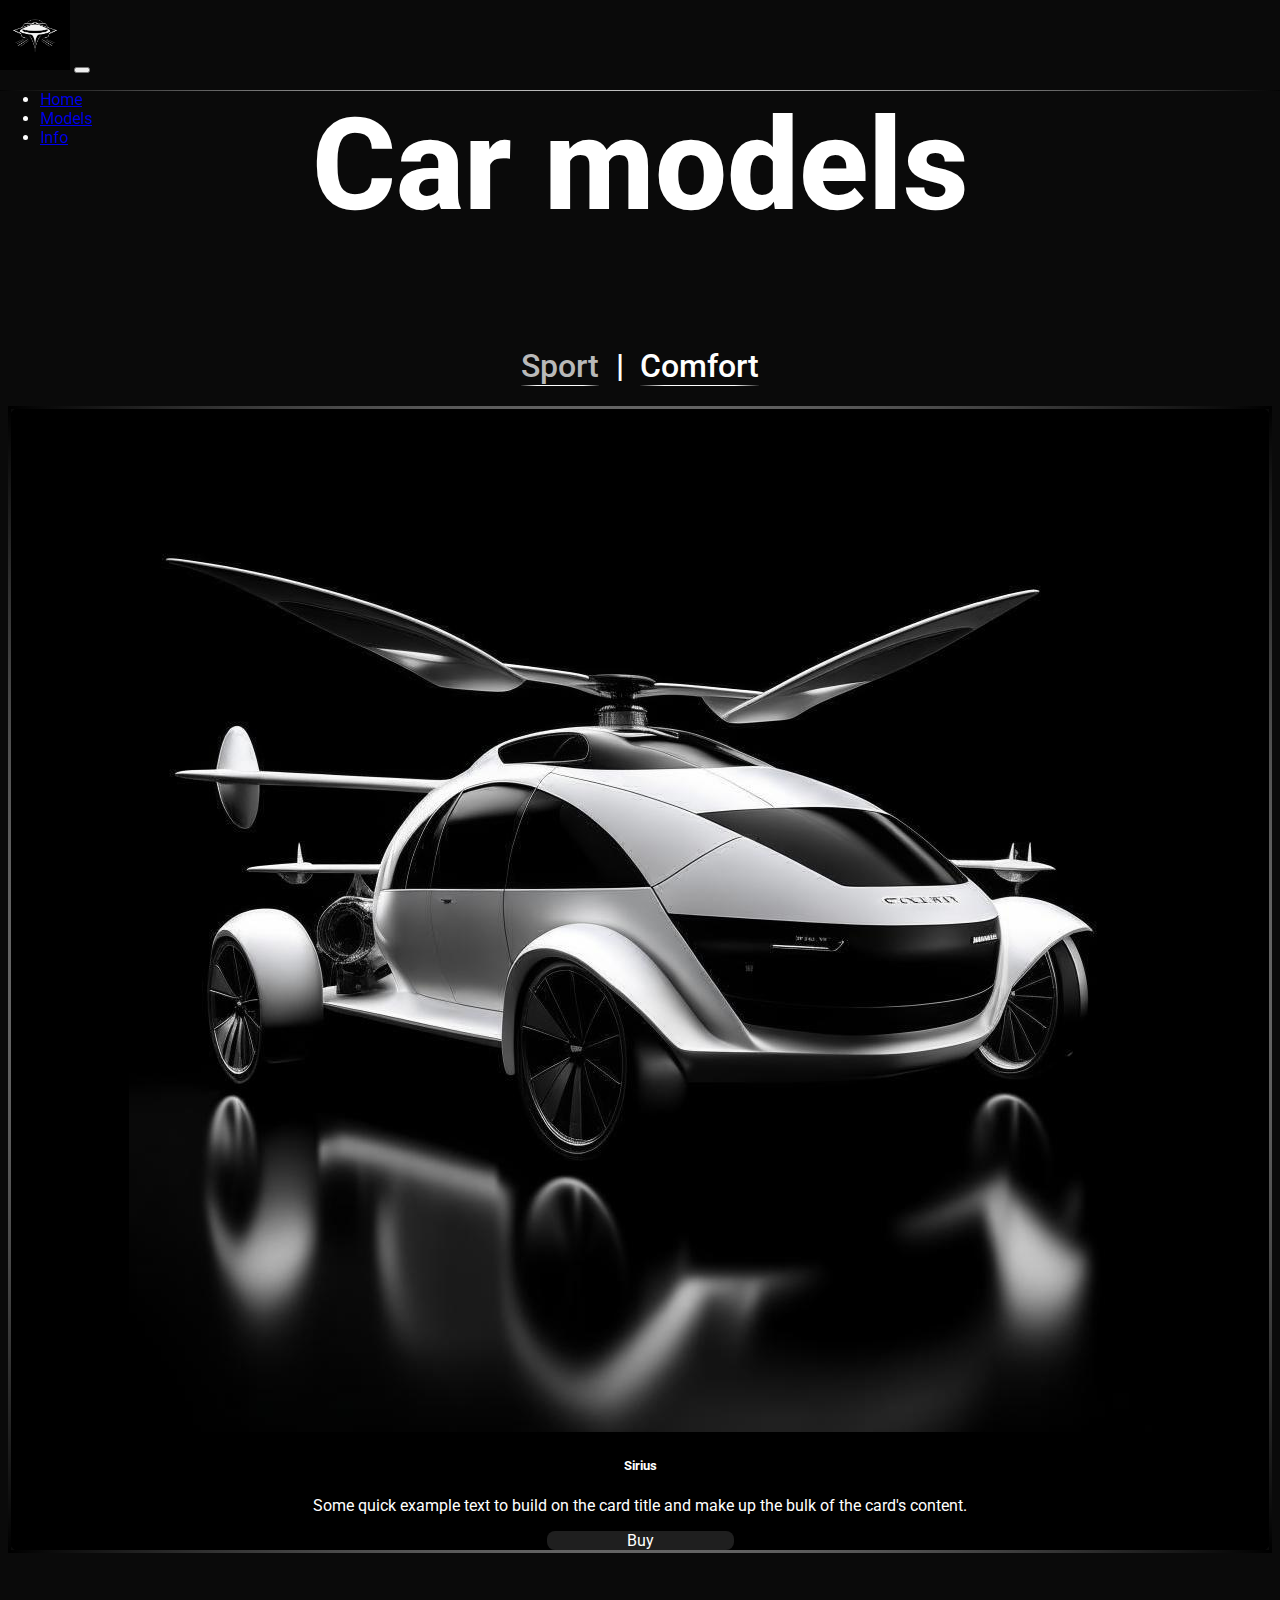
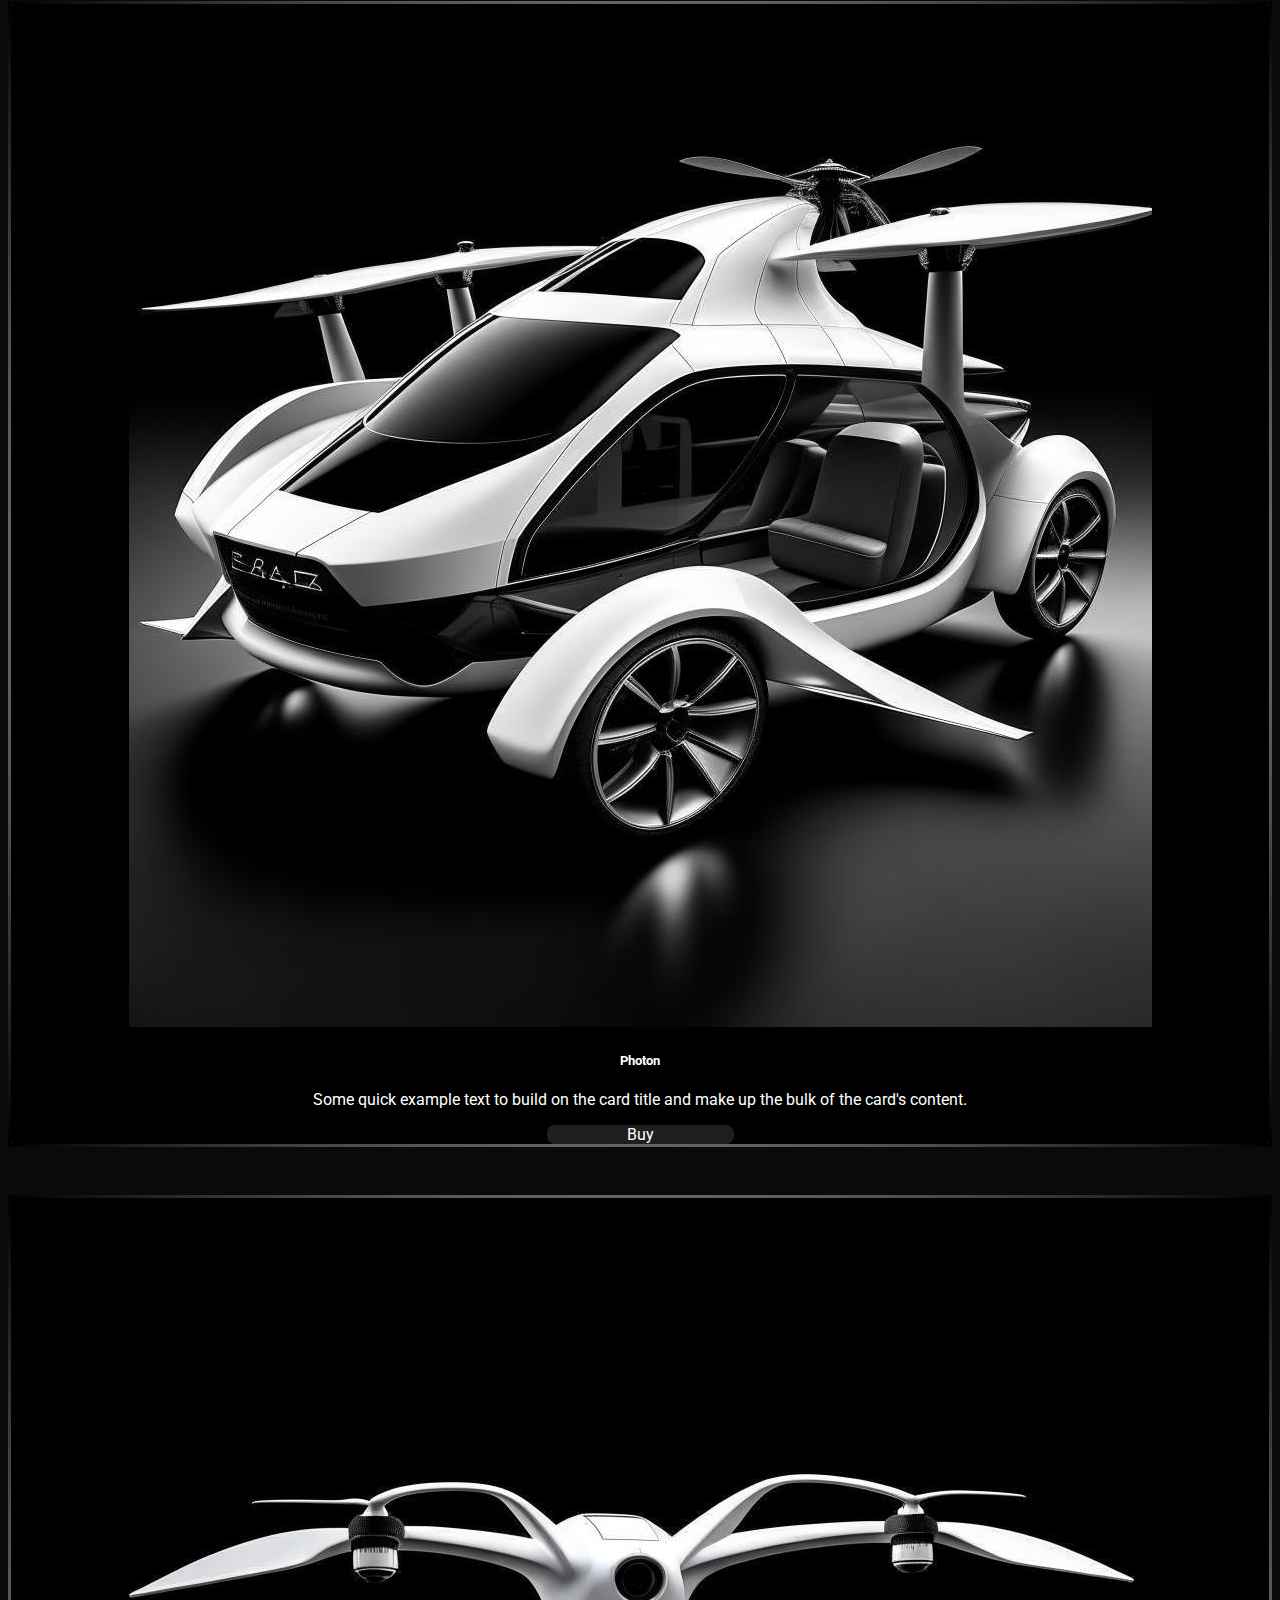
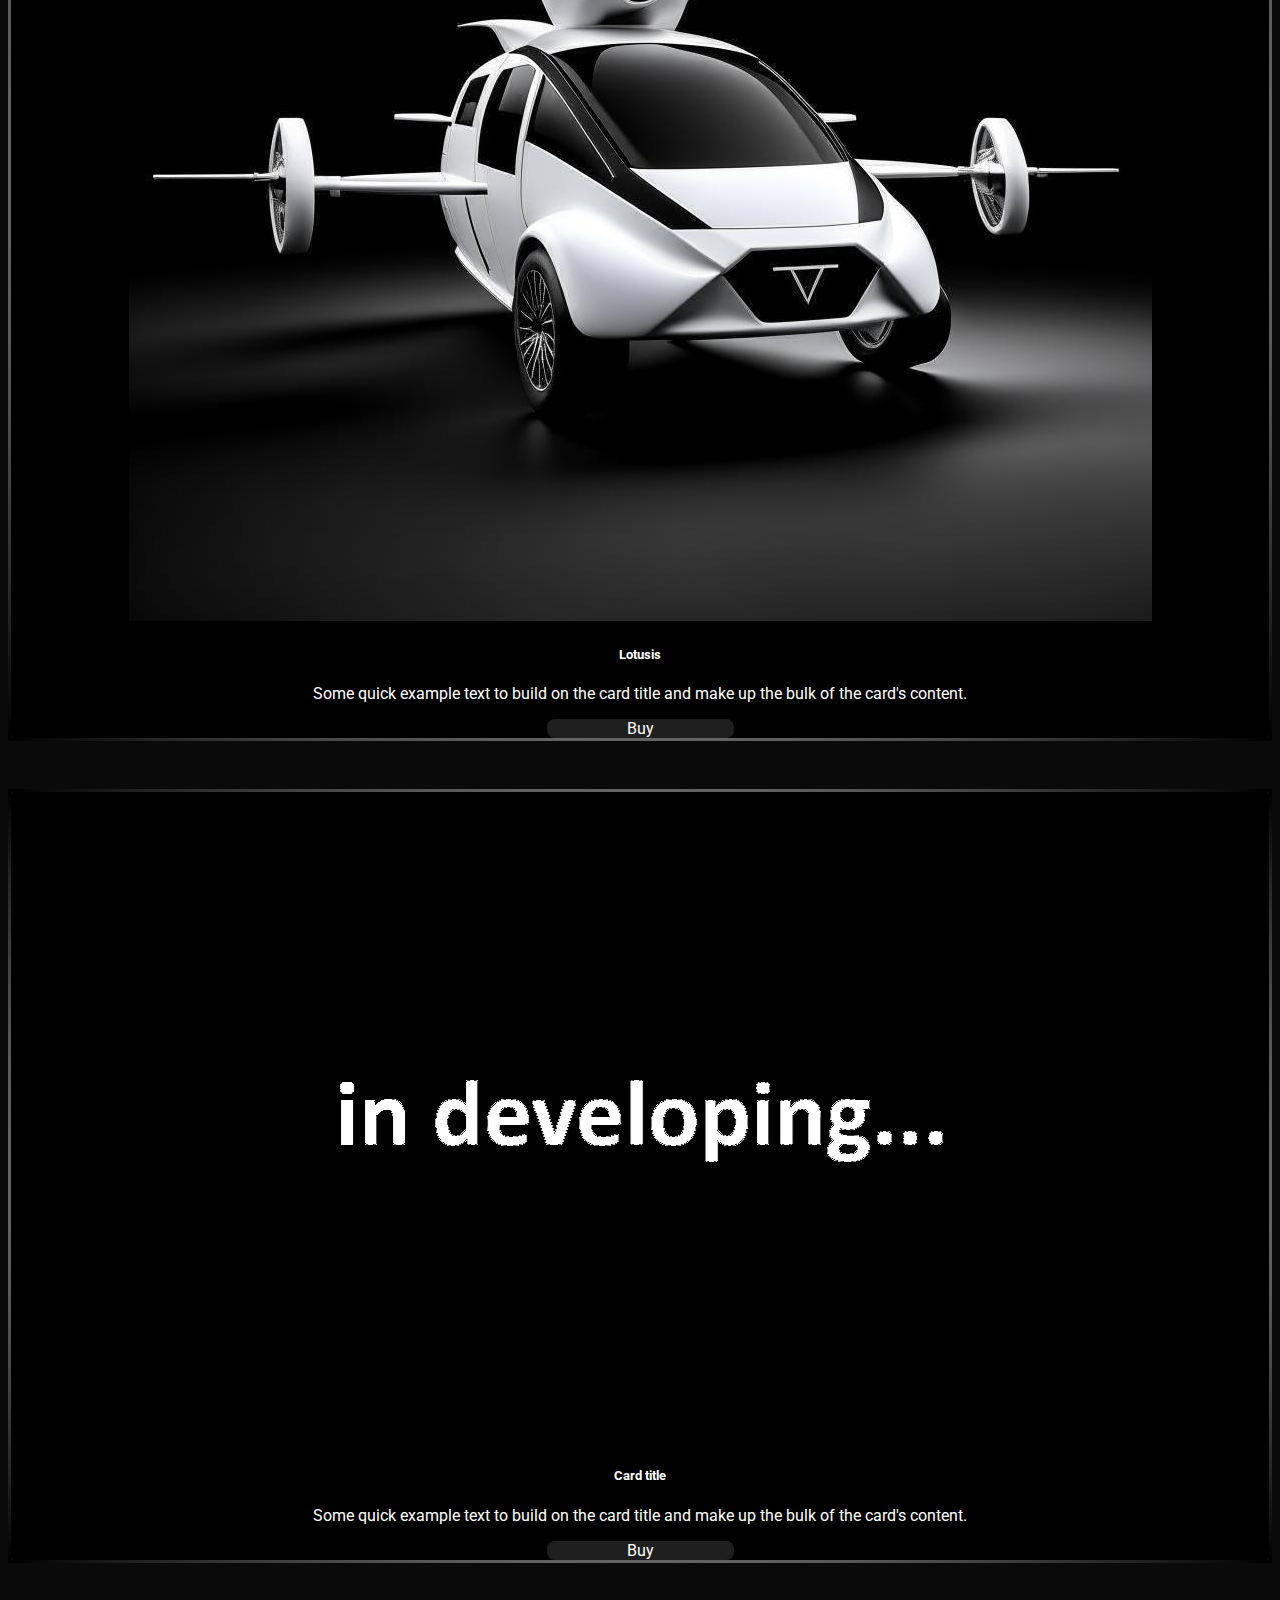
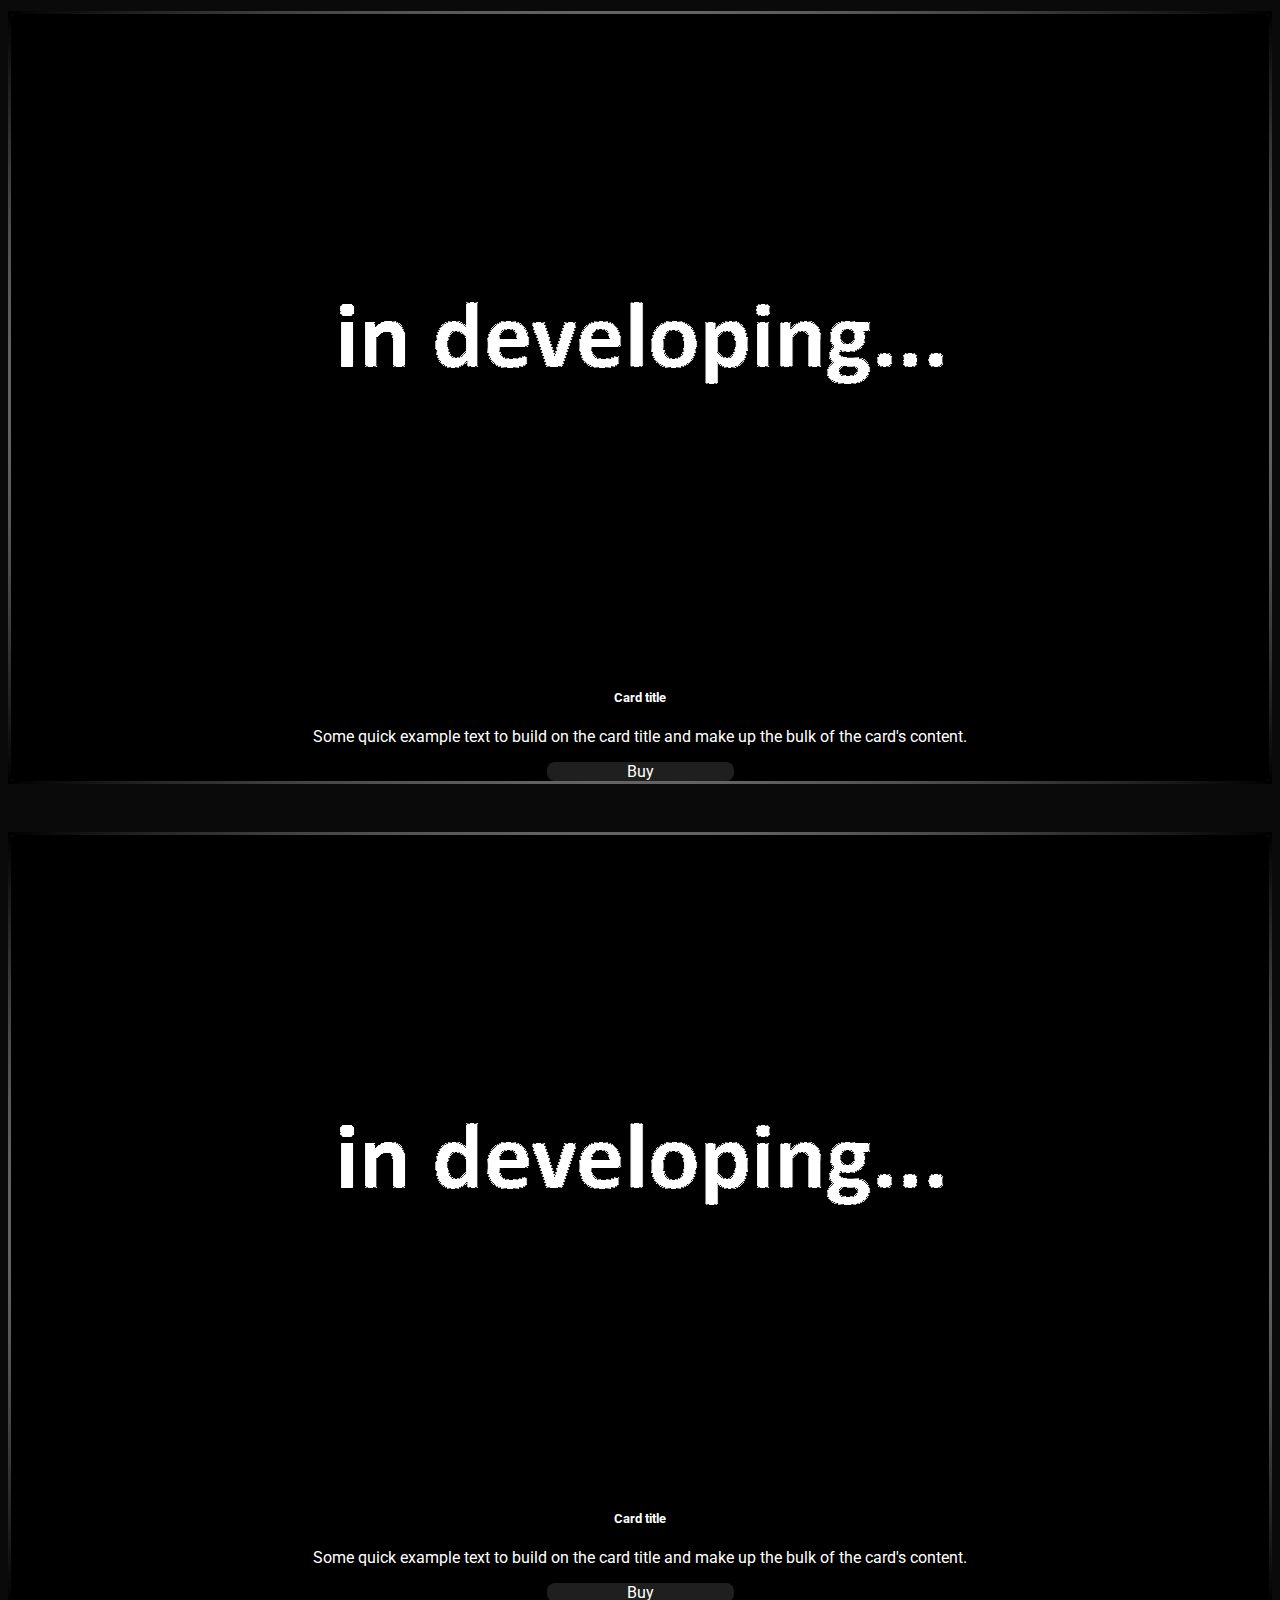
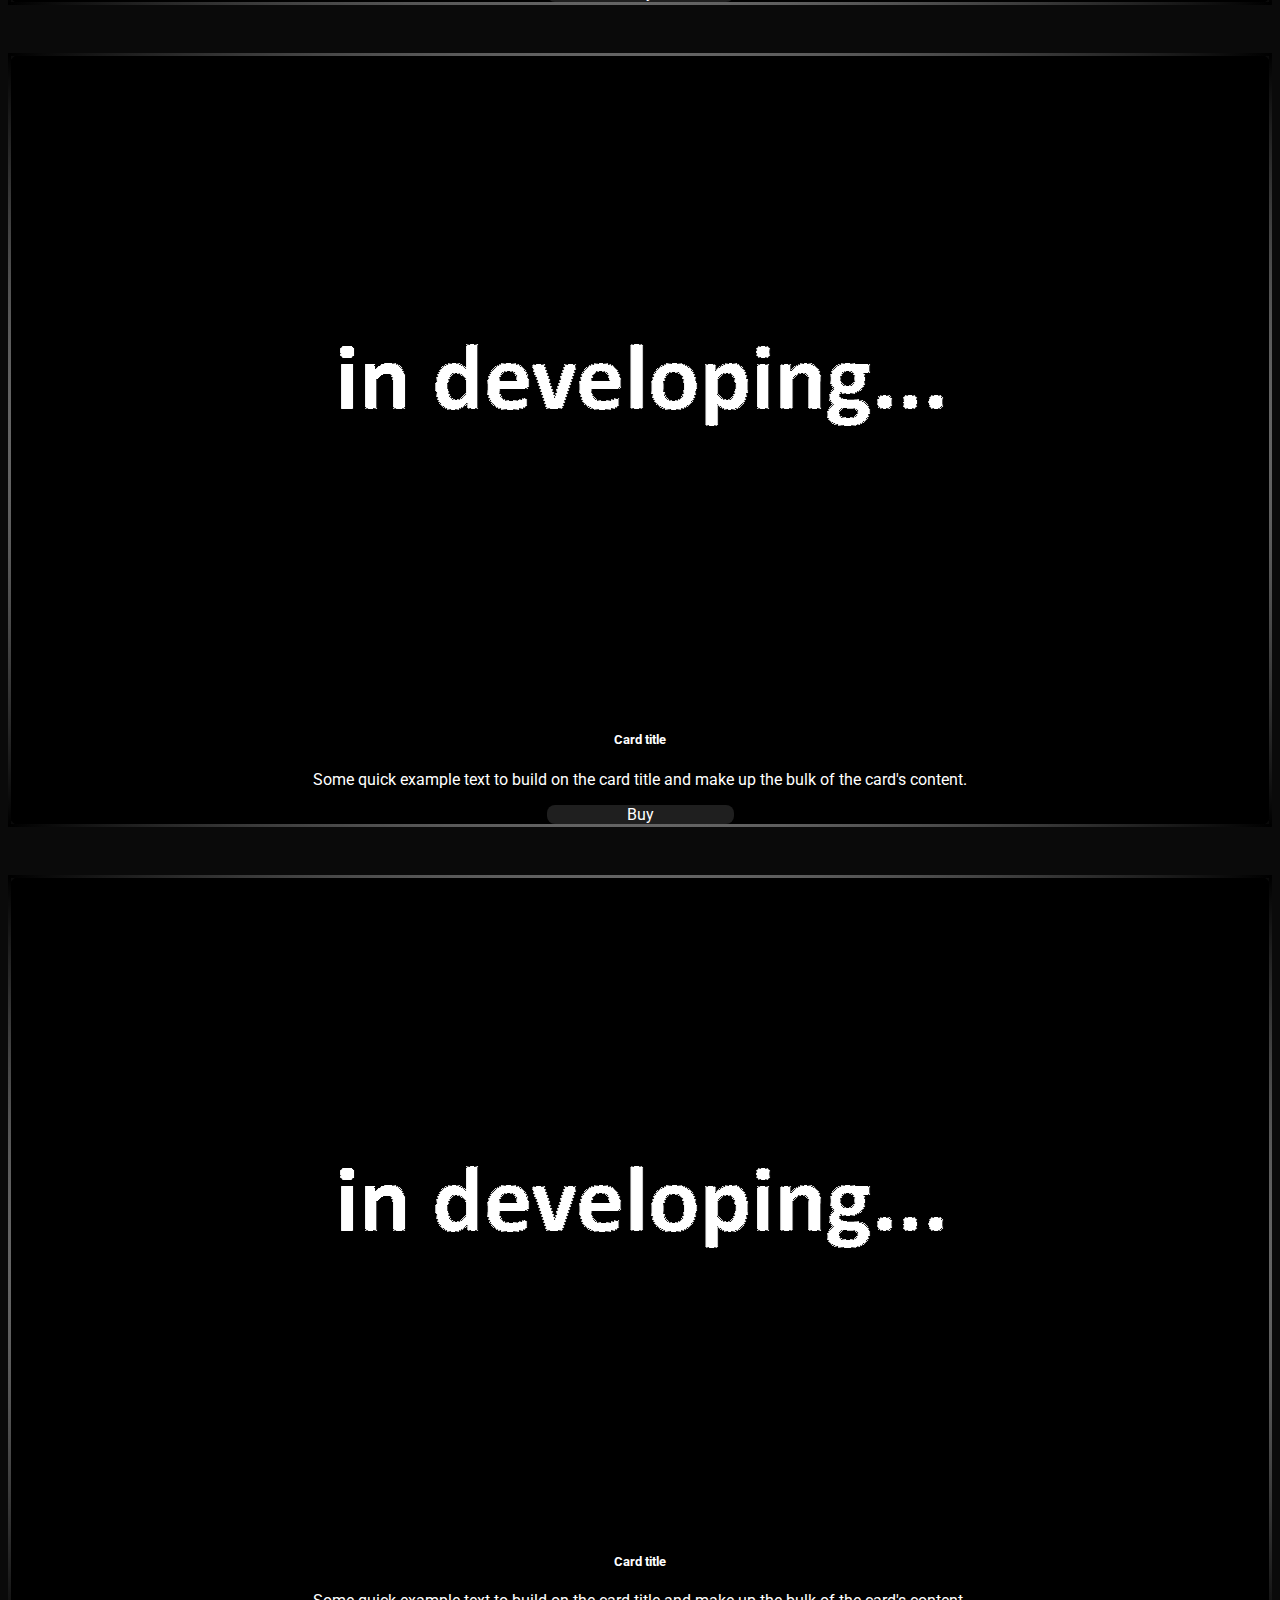
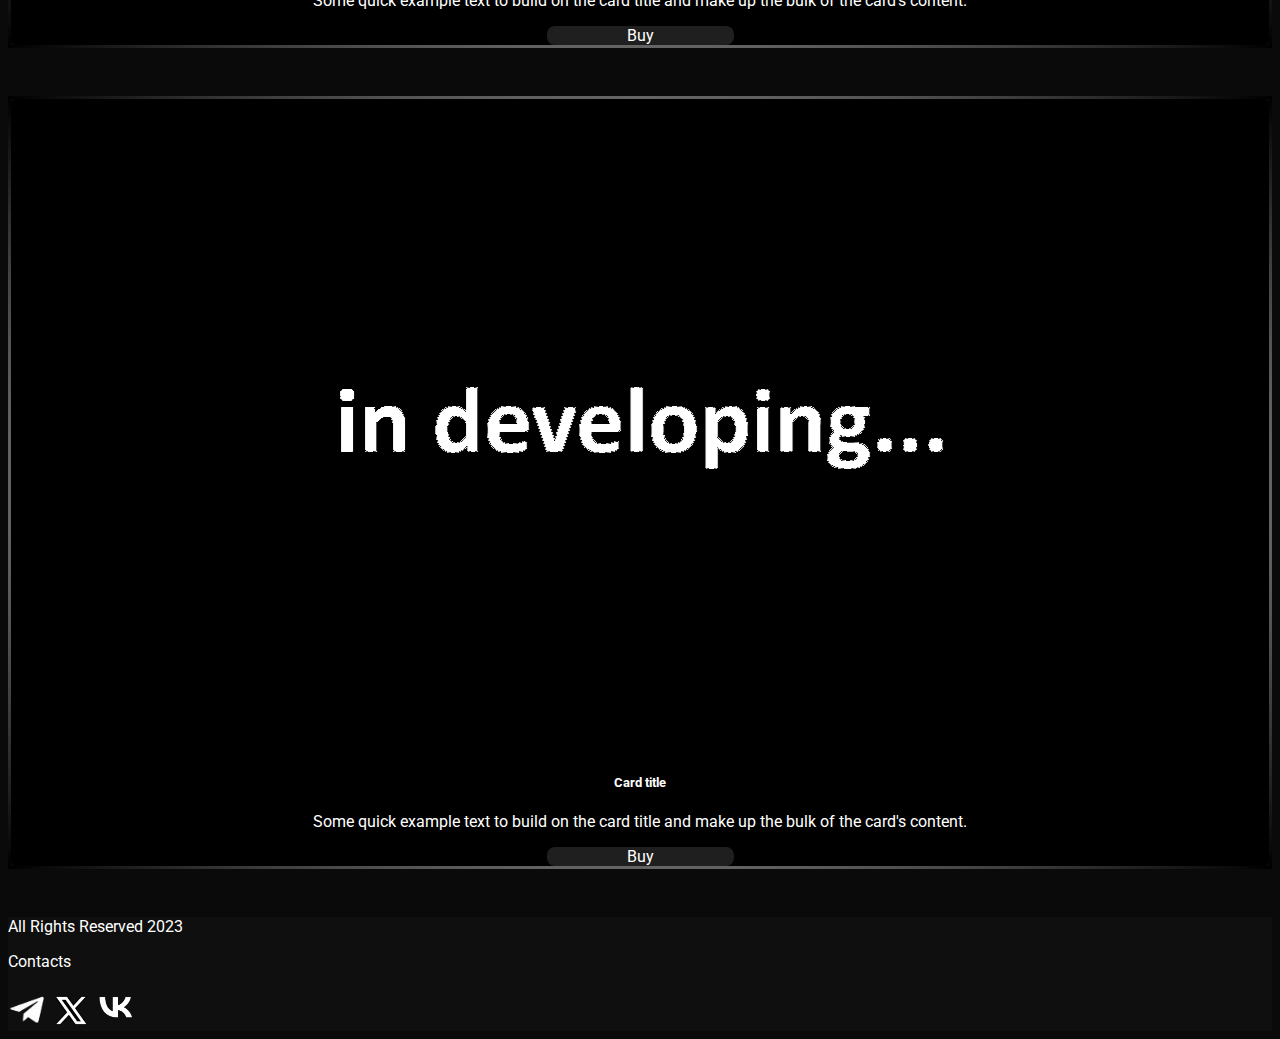
<file: Main_site/comfort.html>
<!DOCTYPE html>
<html lang="en">

<head>
    <meta charset="UTF-8" />
    <meta name="viewport" content="width=device-width, initial-scale=1.0" />
    <link href="https://cdn.jsdelivr.net/npm/bootstrap@5.3.2/dist/css/bootstrap.min.css" rel="stylesheet"
        integrity="sha384-T3c6CoIi6uLrA9TneNEoa7RxnatzjcDSCmG1MXxSR1GAsXEV/Dwwykc2MPK8M2HN" crossorigin="anonymous" />
    <link rel="stylesheet" href="source/styles/navbar.css">
    <link rel="stylesheet" href="source/styles/cards.css">
    <link rel="stylesheet" href="source/styles/footer.css">
    <title>Models</title>
    <style>
        body {
            background: rgb(10, 10, 10);
            color: white;
        }
    </style>
</head>

<body>
    <header>
        <nav class="navbar navbar-expand-lg navbar-dark bg-black">
            <div class="container-fluid">
                <a class="navbar-brand" href="index.html"><img src="source/files/Logo.png" alt=""></a>
                <button class="navbar-toggler" type="button" data-bs-toggle="collapse" data-bs-target="#navbarNav"
                    aria-controls="navbarNav" aria-expanded="false" aria-label="Toggle navigation">
                    <span class="navbar-toggler-icon"></span>
                </button>
                <div class="collapse navbar-collapse" id="navbarNav">
                    <ul class="navbar-nav">
                        <li class="nav-item">
                            <a class="nav-link" aria-current="page" href="index.html">Home</a>
                        </li>
                        <li class="nav-item">
                            <a class="nav-link active" href="pricing.html">Models</a>
                        </li>
                        <li class="nav-item">
                            <a class="nav-link" href="info.html">Info</a>
                        </li>
                    </ul>
                </div>
            </div>
        </nav>
    </header>

    <section>
        <h1 class="main-title">Car models</h1>
        <div class="category">
            <h1 class="sport"><a href="sport.html">Sport</a></h1>
            <h1>|</h1>
            <h1 class="comfort"><a href="comfort.html">Comfort</a></h1>
        </div>
        <div class="container-fluid mt-5">
            <div class="row">
                <div class="col-lg-2">
                </div>

                <div class="col-lg-8 col-md-12">
                    <div class="row">
                        <div class="col-lg-4 col-md-6">
                            <div class="card">
                                <a href="#">
                                    <img src="source/images/Sirius.png" class="card-img-top" alt="...">
                                    <div class="card-body">
                                        <h5 class="card-title">Sirius</h5>
                                        <p class="card-text">Some quick example text to build on the card title and make
                                            up
                                            the bulk
                                            of the card's content.</p>
                                        <a href="#" class="btn btn-primary">Buy</a>
                                    </div>
                                </a>
                            </div>
                        </div>
                        <div class="col-lg-4 col-md-6">
                            <div class="card">
                                <a href="#">
                                    <img src="source/images/Photon.png" class="card-img-top" alt="...">
                                    <div class="card-body">
                                        <h5 class="card-title">Photon</h5>
                                        <p class="card-text">Some quick example text to build on the card title and make
                                            up
                                            the bulk
                                            of the card's content.</p>
                                        <a href="#" class="btn btn-primary">Buy</a>
                                    </div>
                                </a>
                            </div>
                        </div>
                        <div class="col-lg-4 col-md-6">
                            <div class="card">
                                <a href="">
                                    <img src="source/images/Lotus.png" class="card-img-top" alt="...">
                                    <div class="card-body">
                                        <h5 class="card-title">Lotusis</h5>
                                        <p class="card-text">Some quick example text to build on the card title and make
                                            up
                                            the bulk
                                            of the card's content.</p>
                                        <a href="#" class="btn btn-primary">Buy</a>
                                    </div>
                                </a>
                            </div>
                        </div>
                        <div class="col-lg-4 col-md-6">
                            <div class="card">
                                <a href="#">
                                    <img src="source/images/dev.png" class="card-img-top" alt="...">
                                    <div class="card-body">
                                        <h5 class="card-title">Card title</h5>
                                        <p class="card-text">Some quick example text to build on the card title and make
                                            up
                                            the bulk
                                            of the card's content.</p>
                                        <a href="#" class="btn btn-primary">Buy</a>
                                    </div>
                                </a>
                            </div>
                        </div>
                        <div class="col-lg-4 col-md-6">
                            <div class="card">
                                <a href="#">
                                    <img src="source/images/dev.png" class="card-img-top" alt="...">
                                    <div class="card-body">
                                        <h5 class="card-title">Card title</h5>
                                        <p class="card-text">Some quick example text to build on the card title and make
                                            up
                                            the bulk
                                            of the card's content.</p>
                                        <a href="#" class="btn btn-primary">Buy</a>
                                    </div>
                                </a>
                            </div>
                        </div>
                        <div class="col-lg-4 col-md-6">
                            <div class="card">
                                <a href="#">
                                    <img src="source/images/dev.png" class="card-img-top" alt="...">
                                    <div class="card-body">
                                        <h5 class="card-title">Card title</h5>
                                        <p class="card-text">Some quick example text to build on the card title and make
                                            up
                                            the bulk
                                            of the card's content.</p>
                                        <a href="#" class="btn btn-primary">Buy</a>
                                    </div>
                                </a>
                            </div>
                        </div>
                        <div class="col-lg-4 col-md-6">
                            <div class="card">
                                <a href="#">
                                    <img src="source/images/dev.png" class="card-img-top" alt="...">
                                    <div class="card-body">
                                        <h5 class="card-title">Card title</h5>
                                        <p class="card-text">Some quick example text to build on the card title and make
                                            up
                                            the bulk
                                            of the card's content.</p>
                                        <a href="#" class="btn btn-primary">Buy</a>
                                    </div>
                                </a>
                            </div>
                        </div>
                        <div class="col-lg-4 col-md-6">
                            <div class="card">
                                <a href="#">
                                    <img src="source/images/dev.png" class="card-img-top" alt="...">
                                    <div class="card-body">
                                        <h5 class="card-title">Card title</h5>
                                        <p class="card-text">Some quick example text to build on the card title and make
                                            up
                                            the bulk
                                            of the card's content.</p>
                                        <a href="#" class="btn btn-primary">Buy</a>
                                    </div>
                                </a>
                            </div>
                        </div>
                        <div class="col-lg-4 col-md-6">
                            <div class="card">
                                <a href="#">
                                    <img src="source/images/dev.png" class="card-img-top" alt="...">
                                    <div class="card-body">
                                        <h5 class="card-title">Card title</h5>
                                        <p class="card-text">Some quick example text to build on the card title and make
                                            up
                                            the bulk
                                            of the card's content.</p>
                                        <a href="#" class="btn btn-primary">Buy</a>
                                    </div>
                                </a>
                            </div>
                        </div>
                    </div>
                </div>


                <div class="col-lg-2 col-md-12">
                </div>

            </div>

        </div>

        </div>
    </section>

    <footer>
        <div class="container-fluid">
            <div class="row">
                <div class="col-lg-4 col-md-12 footer-text text-center">
                    <p>All Rights Reserved 2023</p>
                </div>

                <div class="col-lg-4 col-md-12 footer-text text-center">
                    <a href="#">
                        <p>Contacts</p>
                    </a>
                </div>

                <div class="col-lg-4 col-md-12 footer-img text-center">
                    <a href="#">
                        <img src="source/images/tg1.png" alt="">
                    </a>
                    <a href="#">
                        <img src="source/images/X.png" alt="">
                    </a>
                    <a href="#">
                        <img src="source/images/vk.png" alt="">
                    </a>
                </div>
            </div>
        </div>
    </footer>

    <script src="https://cdn.jsdelivr.net/npm/bootstrap@5.3.2/dist/js/bootstrap.bundle.min.js"
        integrity="sha384-C6RzsynM9kWDrMNeT87bh95OGNyZPhcTNXj1NW7RuBCsyN/o0jlpcV8Qyq46cDfL"
        crossorigin="anonymous"></script>
</body>

</html>
</file>
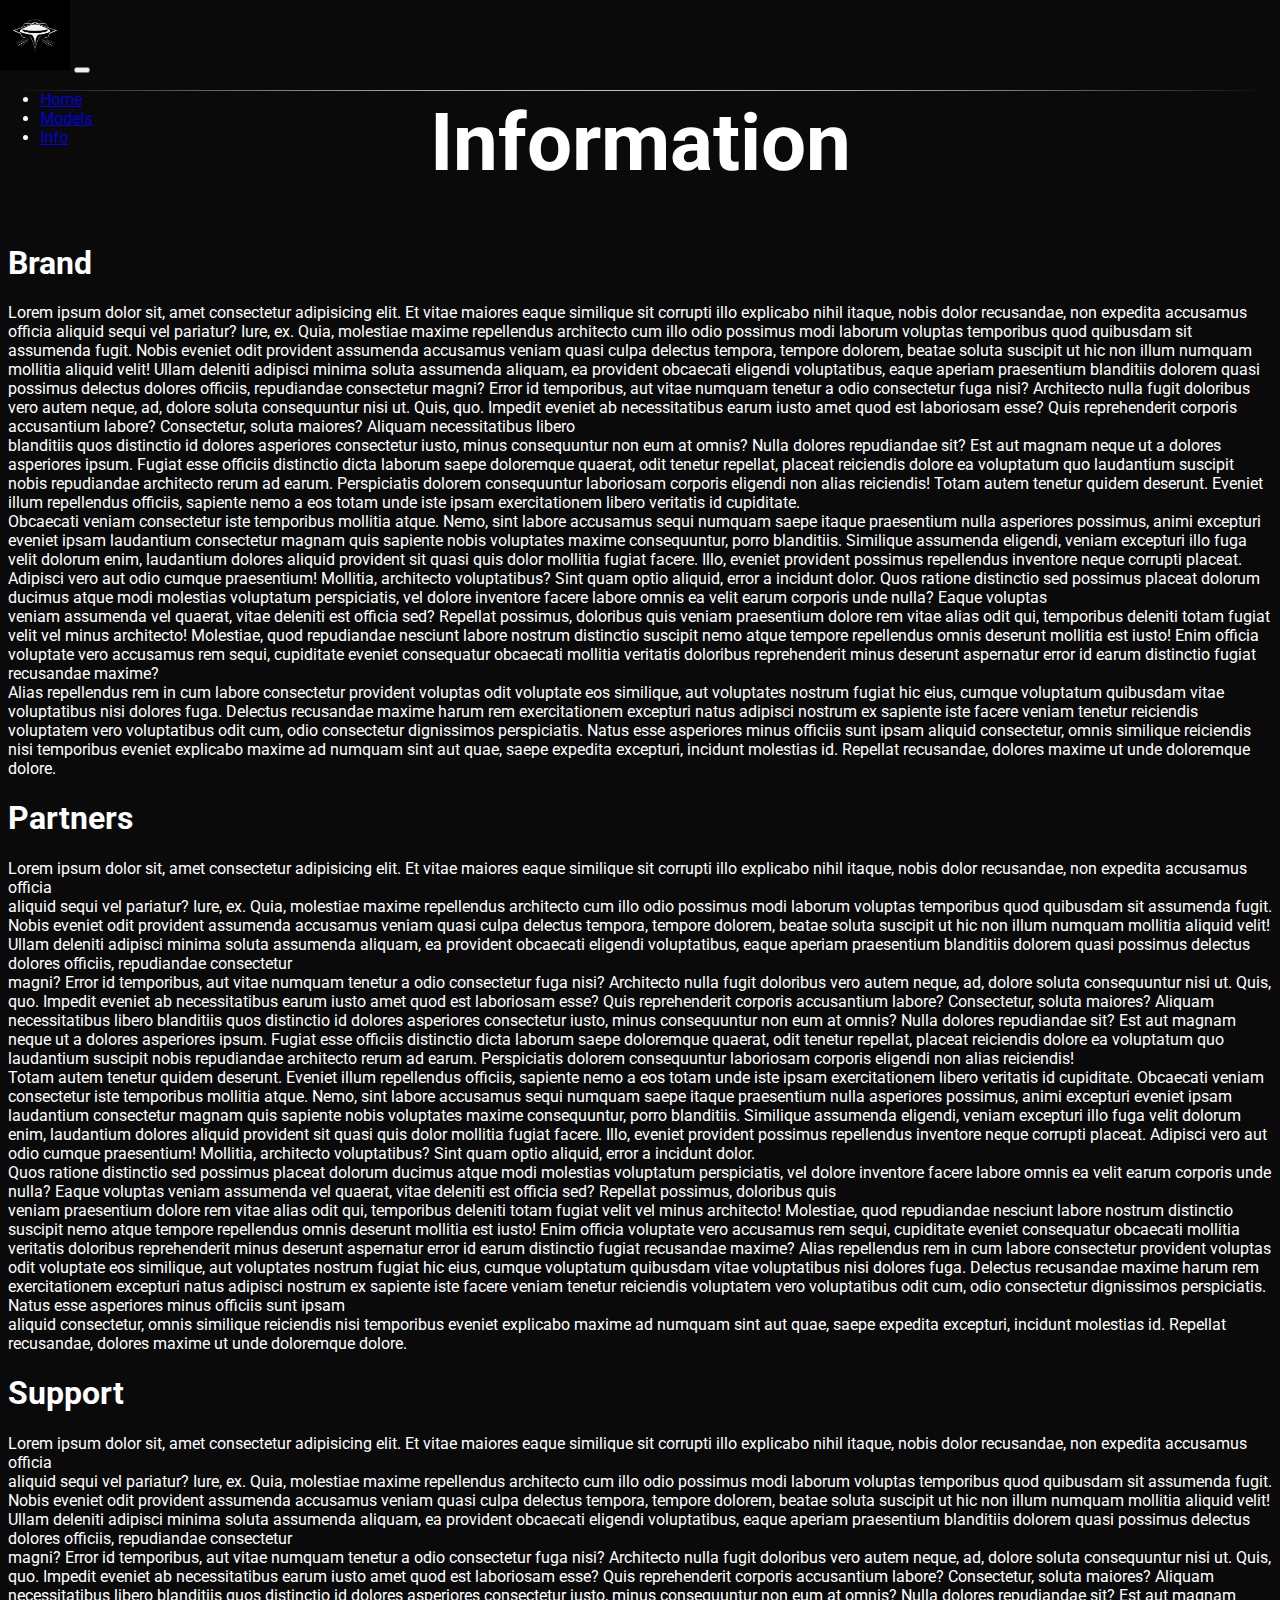
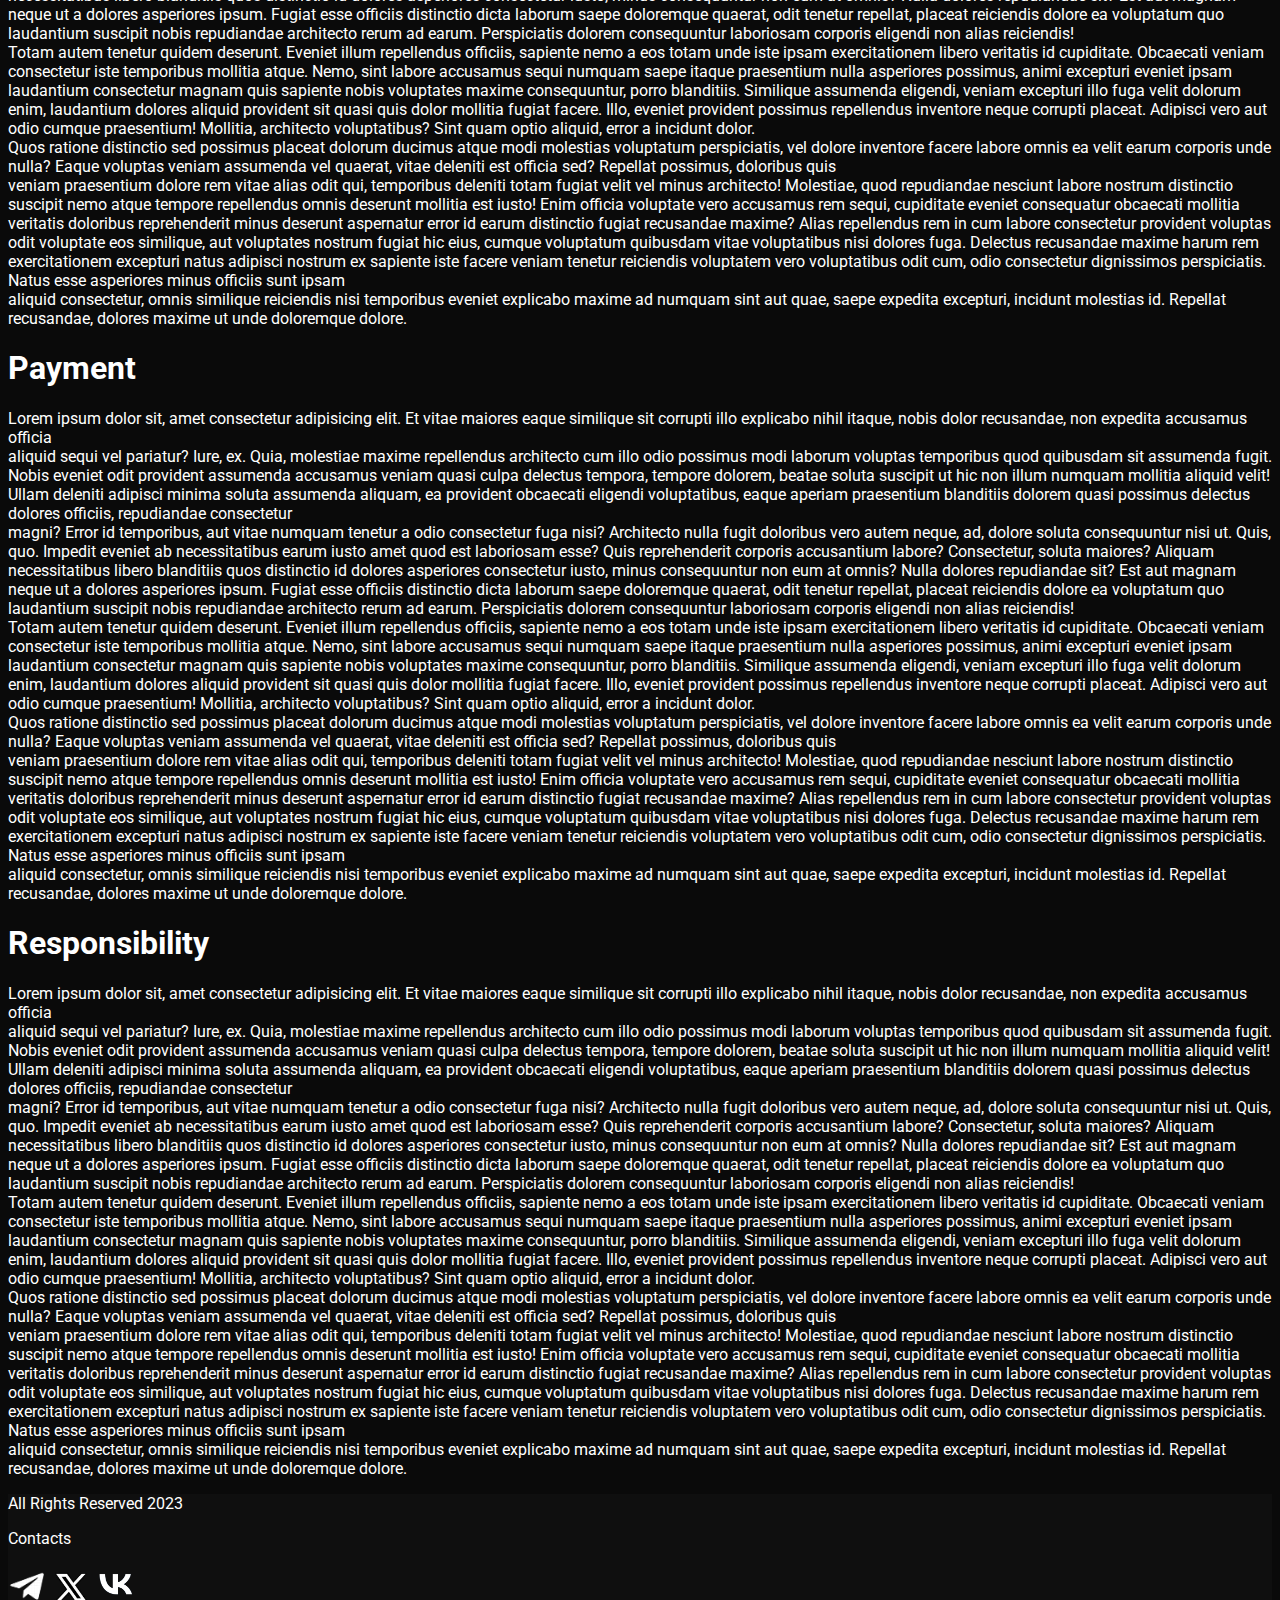
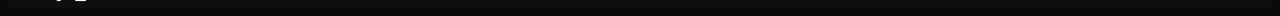
<file: Main_site/info.html>
<!DOCTYPE html>
<html lang="en">

<head>
    <meta charset="UTF-8">
    <meta name="viewport" content="width=device-width, initial-scale=1.0">
    <title>Info</title>
    <link href="https://cdn.jsdelivr.net/npm/bootstrap@5.3.2/dist/css/bootstrap.min.css" rel="stylesheet"
        integrity="sha384-T3c6CoIi6uLrA9TneNEoa7RxnatzjcDSCmG1MXxSR1GAsXEV/Dwwykc2MPK8M2HN" crossorigin="anonymous" />
    <link rel="stylesheet" href="source/styles/navbar.css">
    <link rel="stylesheet" href="source/styles/Info.css">
    <link rel="stylesheet" href="source/styles/footer.css">
</head>

<body>
    <header>
        <nav class="navbar navbar-expand-lg navbar-dark bg-black">
            <div class="container-fluid">
                <a class="navbar-brand" href="index.html"><img src="source/files/Logo.png" alt=""></a>
                <button class="navbar-toggler" type="button" data-bs-toggle="collapse" data-bs-target="#navbarNav"
                    aria-controls="navbarNav" aria-expanded="false" aria-label="Toggle navigation">
                    <span class="navbar-toggler-icon"></span>
                </button>
                <div class="collapse navbar-collapse" id="navbarNav">
                    <ul class="navbar-nav">
                        <li class="nav-item">
                            <a class="nav-link" aria-current="page" href="index.html">Home</a>
                        </li>
                        <li class="nav-item">
                            <a class="nav-link" href="pricing.html">Models</a>
                        </li>
                        <li class="nav-item">
                            <a class="nav-link active" href="info.html">Info</a>
                        </li>
                    </ul>
                </div>

            </div>
        </nav>

    </header>

    <section>
        <div class="container-fluid">
            <div class="row">
                <div class="col-lg-2"></div>

                <div class="col-lg-8">
                    <div class="main-title-info">
                        <h1>Information</h1>
                    </div>
                    <div class="title-info">
                        <h1>Brand</h1>
                    </div>
                    <p> Lorem ipsum dolor sit, amet consectetur adipisicing elit. Et vitae maiores eaque similique sit
                        corrupti illo explicabo nihil itaque, nobis dolor recusandae, non expedita accusamus officia
                        aliquid sequi vel pariatur? Iure, ex. Quia, molestiae maxime repellendus architecto cum illo
                        odio possimus modi laborum voluptas temporibus quod quibusdam sit assumenda fugit. Nobis eveniet
                        odit provident assumenda accusamus veniam quasi culpa delectus tempora, tempore dolorem, beatae
                        soluta suscipit ut hic non illum numquam mollitia aliquid velit! Ullam deleniti adipisci minima
                        soluta assumenda aliquam, ea provident obcaecati eligendi voluptatibus, eaque aperiam
                        praesentium blanditiis dolorem quasi possimus delectus dolores officiis, repudiandae consectetur
                        magni? Error id temporibus, aut vitae numquam tenetur a odio consectetur fuga nisi? Architecto
                        nulla fugit doloribus vero autem neque, ad, dolore soluta consequuntur nisi ut. Quis, quo.
                        Impedit eveniet ab necessitatibus earum iusto amet quod est laboriosam esse? Quis reprehenderit
                        corporis accusantium labore? Consectetur, soluta maiores? Aliquam necessitatibus libero
                        <br>
                        blanditiis quos distinctio id dolores asperiores consectetur iusto, minus consequuntur non eum
                        at omnis? Nulla dolores repudiandae sit? Est aut magnam neque ut a dolores asperiores ipsum.
                        Fugiat esse officiis distinctio dicta laborum saepe doloremque quaerat, odit tenetur repellat,
                        placeat reiciendis dolore ea voluptatum quo laudantium suscipit nobis repudiandae architecto
                        rerum ad earum. Perspiciatis dolorem consequuntur laboriosam corporis eligendi non alias
                        reiciendis! Totam autem tenetur quidem deserunt. Eveniet illum repellendus officiis, sapiente
                        nemo a eos totam unde iste ipsam exercitationem libero veritatis id cupiditate.
                        </br>
                        Obcaecati veniam
                        consectetur iste temporibus mollitia atque. Nemo, sint labore accusamus sequi numquam saepe
                        itaque praesentium nulla asperiores possimus, animi excepturi eveniet ipsam laudantium
                        consectetur magnam quis sapiente nobis voluptates maxime consequuntur, porro blanditiis.
                        Similique assumenda eligendi, veniam excepturi illo fuga velit dolorum enim, laudantium dolores
                        aliquid provident sit quasi quis dolor mollitia fugiat facere. Illo, eveniet provident possimus
                        repellendus inventore neque corrupti placeat. Adipisci vero aut odio cumque praesentium!
                        Mollitia, architecto voluptatibus? Sint quam optio aliquid, error a incidunt dolor. Quos ratione
                        distinctio sed possimus placeat dolorum ducimus atque modi molestias voluptatum perspiciatis,
                        vel dolore inventore facere labore omnis ea velit earum corporis unde nulla? Eaque voluptas
                        <br>
                        veniam assumenda vel quaerat, vitae deleniti est officia sed? Repellat possimus, doloribus quis
                        veniam praesentium dolore rem vitae alias odit qui, temporibus deleniti totam fugiat velit vel
                        minus architecto! Molestiae, quod repudiandae nesciunt labore nostrum distinctio suscipit nemo
                        atque tempore repellendus omnis deserunt mollitia est iusto! Enim officia voluptate vero
                        accusamus rem sequi, cupiditate eveniet consequatur obcaecati mollitia veritatis doloribus
                        reprehenderit minus deserunt aspernatur error id earum distinctio fugiat recusandae maxime?
                        </br>
                        Alias repellendus rem in cum labore consectetur provident voluptas odit voluptate eos similique,
                        aut voluptates nostrum fugiat hic eius, cumque voluptatum quibusdam vitae voluptatibus nisi
                        dolores fuga. Delectus recusandae maxime harum rem exercitationem excepturi natus adipisci
                        nostrum ex sapiente iste facere veniam tenetur reiciendis voluptatem vero voluptatibus odit cum,
                        odio consectetur dignissimos perspiciatis. Natus esse asperiores minus officiis sunt ipsam
                        aliquid consectetur, omnis similique reiciendis nisi temporibus eveniet explicabo maxime ad
                        numquam sint aut quae, saepe expedita excepturi, incidunt molestias id. Repellat recusandae,
                        dolores maxime ut unde doloremque dolore.
                    </p>
                    <div class="title-info">
                        <h1>Partners</h1>
                    </div>
                    <p> Lorem ipsum dolor sit, amet consectetur adipisicing elit. Et vitae maiores eaque similique sit
                        corrupti illo explicabo nihil itaque, nobis dolor recusandae, non expedita accusamus officia
                        <br>
                        aliquid sequi vel pariatur? Iure, ex. Quia, molestiae maxime repellendus architecto cum illo
                        odio possimus modi laborum voluptas temporibus quod quibusdam sit assumenda fugit. Nobis eveniet
                        odit provident assumenda accusamus veniam quasi culpa delectus tempora, tempore dolorem, beatae
                        soluta suscipit ut hic non illum numquam mollitia aliquid velit! Ullam deleniti adipisci minima
                        soluta assumenda aliquam, ea provident obcaecati eligendi voluptatibus, eaque aperiam
                        praesentium blanditiis dolorem quasi possimus delectus dolores officiis, repudiandae consectetur
                        </br>
                        magni? Error id temporibus, aut vitae numquam tenetur a odio consectetur fuga nisi? Architecto
                        nulla fugit doloribus vero autem neque, ad, dolore soluta consequuntur nisi ut. Quis, quo.
                        Impedit eveniet ab necessitatibus earum iusto amet quod est laboriosam esse? Quis reprehenderit
                        corporis accusantium labore? Consectetur, soluta maiores? Aliquam necessitatibus libero
                        blanditiis quos distinctio id dolores asperiores consectetur iusto, minus consequuntur non eum
                        at omnis? Nulla dolores repudiandae sit? Est aut magnam neque ut a dolores asperiores ipsum.
                        Fugiat esse officiis distinctio dicta laborum saepe doloremque quaerat, odit tenetur repellat,
                        placeat reiciendis dolore ea voluptatum quo laudantium suscipit nobis repudiandae architecto
                        rerum ad earum. Perspiciatis dolorem consequuntur laboriosam corporis eligendi non alias
                        reiciendis! <br>
                        Totam autem tenetur quidem deserunt. Eveniet illum repellendus officiis, sapiente
                        nemo a eos totam unde iste ipsam exercitationem libero veritatis id cupiditate. Obcaecati veniam
                        consectetur iste temporibus mollitia atque. Nemo, sint labore accusamus sequi numquam saepe
                        itaque praesentium nulla asperiores possimus, animi excepturi eveniet ipsam laudantium
                        consectetur magnam quis sapiente nobis voluptates maxime consequuntur, porro blanditiis.
                        Similique assumenda eligendi, veniam excepturi illo fuga velit dolorum enim, laudantium dolores
                        aliquid provident sit quasi quis dolor mollitia fugiat facere. Illo, eveniet provident possimus
                        repellendus inventore neque corrupti placeat. Adipisci vero aut odio cumque praesentium!
                        Mollitia, architecto voluptatibus? Sint quam optio aliquid, error a incidunt dolor.
                        </br> Quos ratione
                        distinctio sed possimus placeat dolorum ducimus atque modi molestias voluptatum perspiciatis,
                        vel dolore inventore facere labore omnis ea velit earum corporis unde nulla? Eaque voluptas
                        veniam assumenda vel quaerat, vitae deleniti est officia sed? Repellat possimus, doloribus quis
                        <br>
                        veniam praesentium dolore rem vitae alias odit qui, temporibus deleniti totam fugiat velit vel
                        minus architecto! Molestiae, quod repudiandae nesciunt labore nostrum distinctio suscipit nemo
                        atque tempore repellendus omnis deserunt mollitia est iusto! Enim officia voluptate vero
                        accusamus rem sequi, cupiditate eveniet consequatur obcaecati mollitia veritatis doloribus
                        reprehenderit minus deserunt aspernatur error id earum distinctio fugiat recusandae maxime?
                        Alias repellendus rem in cum labore consectetur provident voluptas odit voluptate eos similique,
                        aut voluptates nostrum fugiat hic eius, cumque voluptatum quibusdam vitae voluptatibus nisi
                        dolores fuga. Delectus recusandae maxime harum rem exercitationem excepturi natus adipisci
                        nostrum ex sapiente iste facere veniam tenetur reiciendis voluptatem vero voluptatibus odit cum,
                        odio consectetur dignissimos perspiciatis. Natus esse asperiores minus officiis sunt ipsam
                        </br>
                        aliquid consectetur, omnis similique reiciendis nisi temporibus eveniet explicabo maxime ad
                        numquam sint aut quae, saepe expedita excepturi, incidunt molestias id. Repellat recusandae,
                        dolores maxime ut unde doloremque dolore.
                    </p>

                    <div class="title-info">
                        <h1>Support</h1>
                    </div>
                    <p> Lorem ipsum dolor sit, amet consectetur adipisicing elit. Et vitae maiores eaque similique sit
                        corrupti illo explicabo nihil itaque, nobis dolor recusandae, non expedita accusamus officia
                        <br>
                        aliquid sequi vel pariatur? Iure, ex. Quia, molestiae maxime repellendus architecto cum illo
                        odio possimus modi laborum voluptas temporibus quod quibusdam sit assumenda fugit. Nobis eveniet
                        odit provident assumenda accusamus veniam quasi culpa delectus tempora, tempore dolorem, beatae
                        soluta suscipit ut hic non illum numquam mollitia aliquid velit! Ullam deleniti adipisci minima
                        soluta assumenda aliquam, ea provident obcaecati eligendi voluptatibus, eaque aperiam
                        praesentium blanditiis dolorem quasi possimus delectus dolores officiis, repudiandae consectetur
                        </br>
                        magni? Error id temporibus, aut vitae numquam tenetur a odio consectetur fuga nisi? Architecto
                        nulla fugit doloribus vero autem neque, ad, dolore soluta consequuntur nisi ut. Quis, quo.
                        Impedit eveniet ab necessitatibus earum iusto amet quod est laboriosam esse? Quis reprehenderit
                        corporis accusantium labore? Consectetur, soluta maiores? Aliquam necessitatibus libero
                        blanditiis quos distinctio id dolores asperiores consectetur iusto, minus consequuntur non eum
                        at omnis? Nulla dolores repudiandae sit? Est aut magnam neque ut a dolores asperiores ipsum.
                        Fugiat esse officiis distinctio dicta laborum saepe doloremque quaerat, odit tenetur repellat,
                        placeat reiciendis dolore ea voluptatum quo laudantium suscipit nobis repudiandae architecto
                        rerum ad earum. Perspiciatis dolorem consequuntur laboriosam corporis eligendi non alias
                        reiciendis! <br>
                        Totam autem tenetur quidem deserunt. Eveniet illum repellendus officiis, sapiente
                        nemo a eos totam unde iste ipsam exercitationem libero veritatis id cupiditate. Obcaecati veniam
                        consectetur iste temporibus mollitia atque. Nemo, sint labore accusamus sequi numquam saepe
                        itaque praesentium nulla asperiores possimus, animi excepturi eveniet ipsam laudantium
                        consectetur magnam quis sapiente nobis voluptates maxime consequuntur, porro blanditiis.
                        Similique assumenda eligendi, veniam excepturi illo fuga velit dolorum enim, laudantium dolores
                        aliquid provident sit quasi quis dolor mollitia fugiat facere. Illo, eveniet provident possimus
                        repellendus inventore neque corrupti placeat. Adipisci vero aut odio cumque praesentium!
                        Mollitia, architecto voluptatibus? Sint quam optio aliquid, error a incidunt dolor.
                        </br> Quos ratione
                        distinctio sed possimus placeat dolorum ducimus atque modi molestias voluptatum perspiciatis,
                        vel dolore inventore facere labore omnis ea velit earum corporis unde nulla? Eaque voluptas
                        veniam assumenda vel quaerat, vitae deleniti est officia sed? Repellat possimus, doloribus quis
                        <br>
                        veniam praesentium dolore rem vitae alias odit qui, temporibus deleniti totam fugiat velit vel
                        minus architecto! Molestiae, quod repudiandae nesciunt labore nostrum distinctio suscipit nemo
                        atque tempore repellendus omnis deserunt mollitia est iusto! Enim officia voluptate vero
                        accusamus rem sequi, cupiditate eveniet consequatur obcaecati mollitia veritatis doloribus
                        reprehenderit minus deserunt aspernatur error id earum distinctio fugiat recusandae maxime?
                        Alias repellendus rem in cum labore consectetur provident voluptas odit voluptate eos similique,
                        aut voluptates nostrum fugiat hic eius, cumque voluptatum quibusdam vitae voluptatibus nisi
                        dolores fuga. Delectus recusandae maxime harum rem exercitationem excepturi natus adipisci
                        nostrum ex sapiente iste facere veniam tenetur reiciendis voluptatem vero voluptatibus odit cum,
                        odio consectetur dignissimos perspiciatis. Natus esse asperiores minus officiis sunt ipsam
                        </br>
                        aliquid consectetur, omnis similique reiciendis nisi temporibus eveniet explicabo maxime ad
                        numquam sint aut quae, saepe expedita excepturi, incidunt molestias id. Repellat recusandae,
                        dolores maxime ut unde doloremque dolore.
                    </p>

                    <div class="title-info">
                        <h1>Payment</h1>
                    </div>
                    <p> Lorem ipsum dolor sit, amet consectetur adipisicing elit. Et vitae maiores eaque similique sit
                        corrupti illo explicabo nihil itaque, nobis dolor recusandae, non expedita accusamus officia
                        <br>
                        aliquid sequi vel pariatur? Iure, ex. Quia, molestiae maxime repellendus architecto cum illo
                        odio possimus modi laborum voluptas temporibus quod quibusdam sit assumenda fugit. Nobis eveniet
                        odit provident assumenda accusamus veniam quasi culpa delectus tempora, tempore dolorem, beatae
                        soluta suscipit ut hic non illum numquam mollitia aliquid velit! Ullam deleniti adipisci minima
                        soluta assumenda aliquam, ea provident obcaecati eligendi voluptatibus, eaque aperiam
                        praesentium blanditiis dolorem quasi possimus delectus dolores officiis, repudiandae consectetur
                        </br>
                        magni? Error id temporibus, aut vitae numquam tenetur a odio consectetur fuga nisi? Architecto
                        nulla fugit doloribus vero autem neque, ad, dolore soluta consequuntur nisi ut. Quis, quo.
                        Impedit eveniet ab necessitatibus earum iusto amet quod est laboriosam esse? Quis reprehenderit
                        corporis accusantium labore? Consectetur, soluta maiores? Aliquam necessitatibus libero
                        blanditiis quos distinctio id dolores asperiores consectetur iusto, minus consequuntur non eum
                        at omnis? Nulla dolores repudiandae sit? Est aut magnam neque ut a dolores asperiores ipsum.
                        Fugiat esse officiis distinctio dicta laborum saepe doloremque quaerat, odit tenetur repellat,
                        placeat reiciendis dolore ea voluptatum quo laudantium suscipit nobis repudiandae architecto
                        rerum ad earum. Perspiciatis dolorem consequuntur laboriosam corporis eligendi non alias
                        reiciendis! <br>
                        Totam autem tenetur quidem deserunt. Eveniet illum repellendus officiis, sapiente
                        nemo a eos totam unde iste ipsam exercitationem libero veritatis id cupiditate. Obcaecati veniam
                        consectetur iste temporibus mollitia atque. Nemo, sint labore accusamus sequi numquam saepe
                        itaque praesentium nulla asperiores possimus, animi excepturi eveniet ipsam laudantium
                        consectetur magnam quis sapiente nobis voluptates maxime consequuntur, porro blanditiis.
                        Similique assumenda eligendi, veniam excepturi illo fuga velit dolorum enim, laudantium dolores
                        aliquid provident sit quasi quis dolor mollitia fugiat facere. Illo, eveniet provident possimus
                        repellendus inventore neque corrupti placeat. Adipisci vero aut odio cumque praesentium!
                        Mollitia, architecto voluptatibus? Sint quam optio aliquid, error a incidunt dolor.
                        </br> Quos ratione
                        distinctio sed possimus placeat dolorum ducimus atque modi molestias voluptatum perspiciatis,
                        vel dolore inventore facere labore omnis ea velit earum corporis unde nulla? Eaque voluptas
                        veniam assumenda vel quaerat, vitae deleniti est officia sed? Repellat possimus, doloribus quis
                        <br>
                        veniam praesentium dolore rem vitae alias odit qui, temporibus deleniti totam fugiat velit vel
                        minus architecto! Molestiae, quod repudiandae nesciunt labore nostrum distinctio suscipit nemo
                        atque tempore repellendus omnis deserunt mollitia est iusto! Enim officia voluptate vero
                        accusamus rem sequi, cupiditate eveniet consequatur obcaecati mollitia veritatis doloribus
                        reprehenderit minus deserunt aspernatur error id earum distinctio fugiat recusandae maxime?
                        Alias repellendus rem in cum labore consectetur provident voluptas odit voluptate eos similique,
                        aut voluptates nostrum fugiat hic eius, cumque voluptatum quibusdam vitae voluptatibus nisi
                        dolores fuga. Delectus recusandae maxime harum rem exercitationem excepturi natus adipisci
                        nostrum ex sapiente iste facere veniam tenetur reiciendis voluptatem vero voluptatibus odit cum,
                        odio consectetur dignissimos perspiciatis. Natus esse asperiores minus officiis sunt ipsam
                        </br>
                        aliquid consectetur, omnis similique reiciendis nisi temporibus eveniet explicabo maxime ad
                        numquam sint aut quae, saepe expedita excepturi, incidunt molestias id. Repellat recusandae,
                        dolores maxime ut unde doloremque dolore.
                    </p>

                    <div class="title-info">
                        <h1>Responsibility</h1>
                    </div>
                    <p> Lorem ipsum dolor sit, amet consectetur adipisicing elit. Et vitae maiores eaque similique sit
                        corrupti illo explicabo nihil itaque, nobis dolor recusandae, non expedita accusamus officia
                        <br>
                        aliquid sequi vel pariatur? Iure, ex. Quia, molestiae maxime repellendus architecto cum illo
                        odio possimus modi laborum voluptas temporibus quod quibusdam sit assumenda fugit. Nobis eveniet
                        odit provident assumenda accusamus veniam quasi culpa delectus tempora, tempore dolorem, beatae
                        soluta suscipit ut hic non illum numquam mollitia aliquid velit! Ullam deleniti adipisci minima
                        soluta assumenda aliquam, ea provident obcaecati eligendi voluptatibus, eaque aperiam
                        praesentium blanditiis dolorem quasi possimus delectus dolores officiis, repudiandae consectetur
                        </br>
                        magni? Error id temporibus, aut vitae numquam tenetur a odio consectetur fuga nisi? Architecto
                        nulla fugit doloribus vero autem neque, ad, dolore soluta consequuntur nisi ut. Quis, quo.
                        Impedit eveniet ab necessitatibus earum iusto amet quod est laboriosam esse? Quis reprehenderit
                        corporis accusantium labore? Consectetur, soluta maiores? Aliquam necessitatibus libero
                        blanditiis quos distinctio id dolores asperiores consectetur iusto, minus consequuntur non eum
                        at omnis? Nulla dolores repudiandae sit? Est aut magnam neque ut a dolores asperiores ipsum.
                        Fugiat esse officiis distinctio dicta laborum saepe doloremque quaerat, odit tenetur repellat,
                        placeat reiciendis dolore ea voluptatum quo laudantium suscipit nobis repudiandae architecto
                        rerum ad earum. Perspiciatis dolorem consequuntur laboriosam corporis eligendi non alias
                        reiciendis! <br>
                        Totam autem tenetur quidem deserunt. Eveniet illum repellendus officiis, sapiente
                        nemo a eos totam unde iste ipsam exercitationem libero veritatis id cupiditate. Obcaecati veniam
                        consectetur iste temporibus mollitia atque. Nemo, sint labore accusamus sequi numquam saepe
                        itaque praesentium nulla asperiores possimus, animi excepturi eveniet ipsam laudantium
                        consectetur magnam quis sapiente nobis voluptates maxime consequuntur, porro blanditiis.
                        Similique assumenda eligendi, veniam excepturi illo fuga velit dolorum enim, laudantium dolores
                        aliquid provident sit quasi quis dolor mollitia fugiat facere. Illo, eveniet provident possimus
                        repellendus inventore neque corrupti placeat. Adipisci vero aut odio cumque praesentium!
                        Mollitia, architecto voluptatibus? Sint quam optio aliquid, error a incidunt dolor.
                        </br> Quos ratione
                        distinctio sed possimus placeat dolorum ducimus atque modi molestias voluptatum perspiciatis,
                        vel dolore inventore facere labore omnis ea velit earum corporis unde nulla? Eaque voluptas
                        veniam assumenda vel quaerat, vitae deleniti est officia sed? Repellat possimus, doloribus quis
                        <br>
                        veniam praesentium dolore rem vitae alias odit qui, temporibus deleniti totam fugiat velit vel
                        minus architecto! Molestiae, quod repudiandae nesciunt labore nostrum distinctio suscipit nemo
                        atque tempore repellendus omnis deserunt mollitia est iusto! Enim officia voluptate vero
                        accusamus rem sequi, cupiditate eveniet consequatur obcaecati mollitia veritatis doloribus
                        reprehenderit minus deserunt aspernatur error id earum distinctio fugiat recusandae maxime?
                        Alias repellendus rem in cum labore consectetur provident voluptas odit voluptate eos similique,
                        aut voluptates nostrum fugiat hic eius, cumque voluptatum quibusdam vitae voluptatibus nisi
                        dolores fuga. Delectus recusandae maxime harum rem exercitationem excepturi natus adipisci
                        nostrum ex sapiente iste facere veniam tenetur reiciendis voluptatem vero voluptatibus odit cum,
                        odio consectetur dignissimos perspiciatis. Natus esse asperiores minus officiis sunt ipsam
                        </br>
                        aliquid consectetur, omnis similique reiciendis nisi temporibus eveniet explicabo maxime ad
                        numquam sint aut quae, saepe expedita excepturi, incidunt molestias id. Repellat recusandae,
                        dolores maxime ut unde doloremque dolore.
                    </p>
                </div>

                <div class="col-lg-2"></div>


            </div>

        </div>



    </section>

    <footer>
        <div class="container-fluid">
          <div class="row">
            <div class="col-lg-4 col-md-12 footer-text text-center">
              <p>All Rights Reserved 2023</p>
            </div>
    
            <div class="col-lg-4 col-md-12 footer-text text-center">
              <a href="#">
                <p>Contacts</p>
              </a>
            </div>
    
            <div class="col-lg-4 col-md-12 footer-img text-center">
              <a href="#">
                <img src="source/images/tg1.png" alt="">
              </a>
              <a href="#">
                <img src="source/images/X.png" alt="">
              </a>
              <a href="#">
                <img src="source/images/vk.png" alt="">
              </a>
            </div>
          </div>
        </div>
      </footer>

    <script src="https://cdn.jsdelivr.net/npm/bootstrap@5.3.2/dist/js/bootstrap.bundle.min.js"
        integrity="sha384-C6RzsynM9kWDrMNeT87bh95OGNyZPhcTNXj1NW7RuBCsyN/o0jlpcV8Qyq46cDfL"
        crossorigin="anonymous"></script>
</body>

</html>
</file>
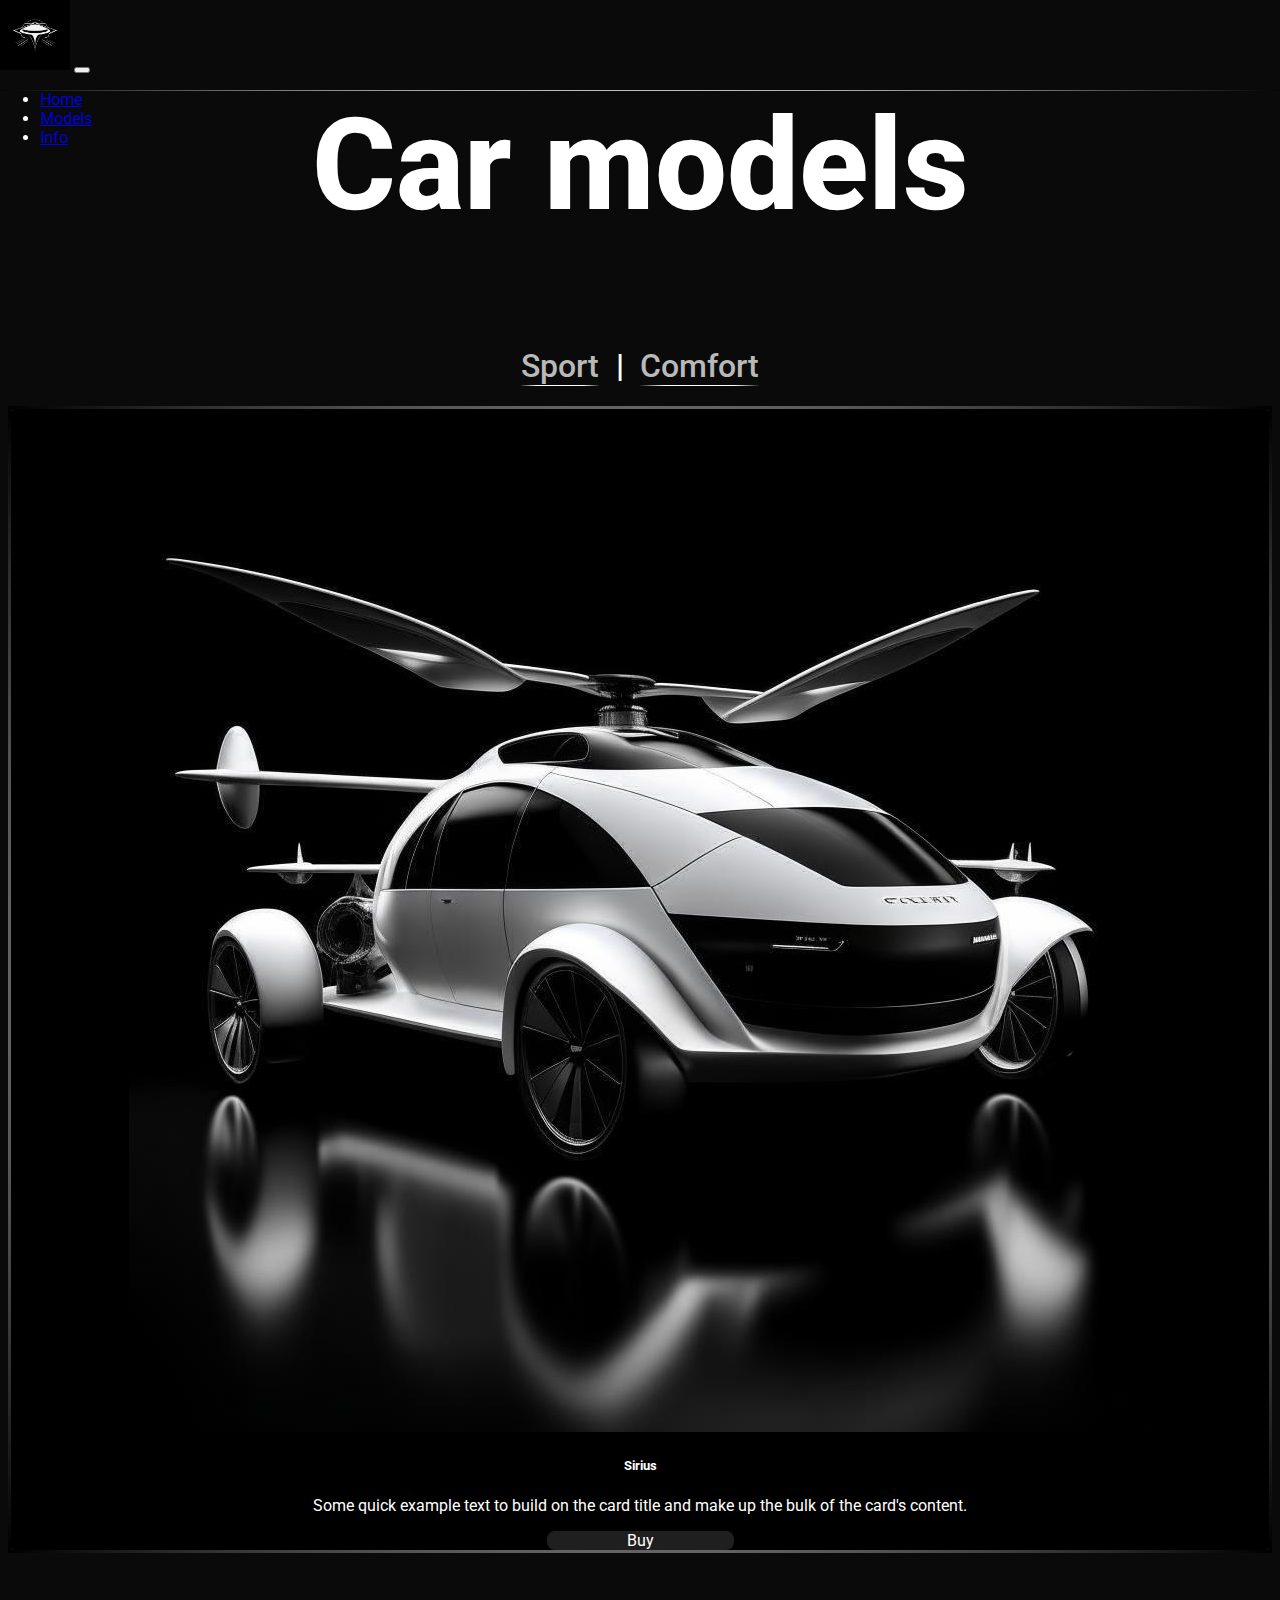
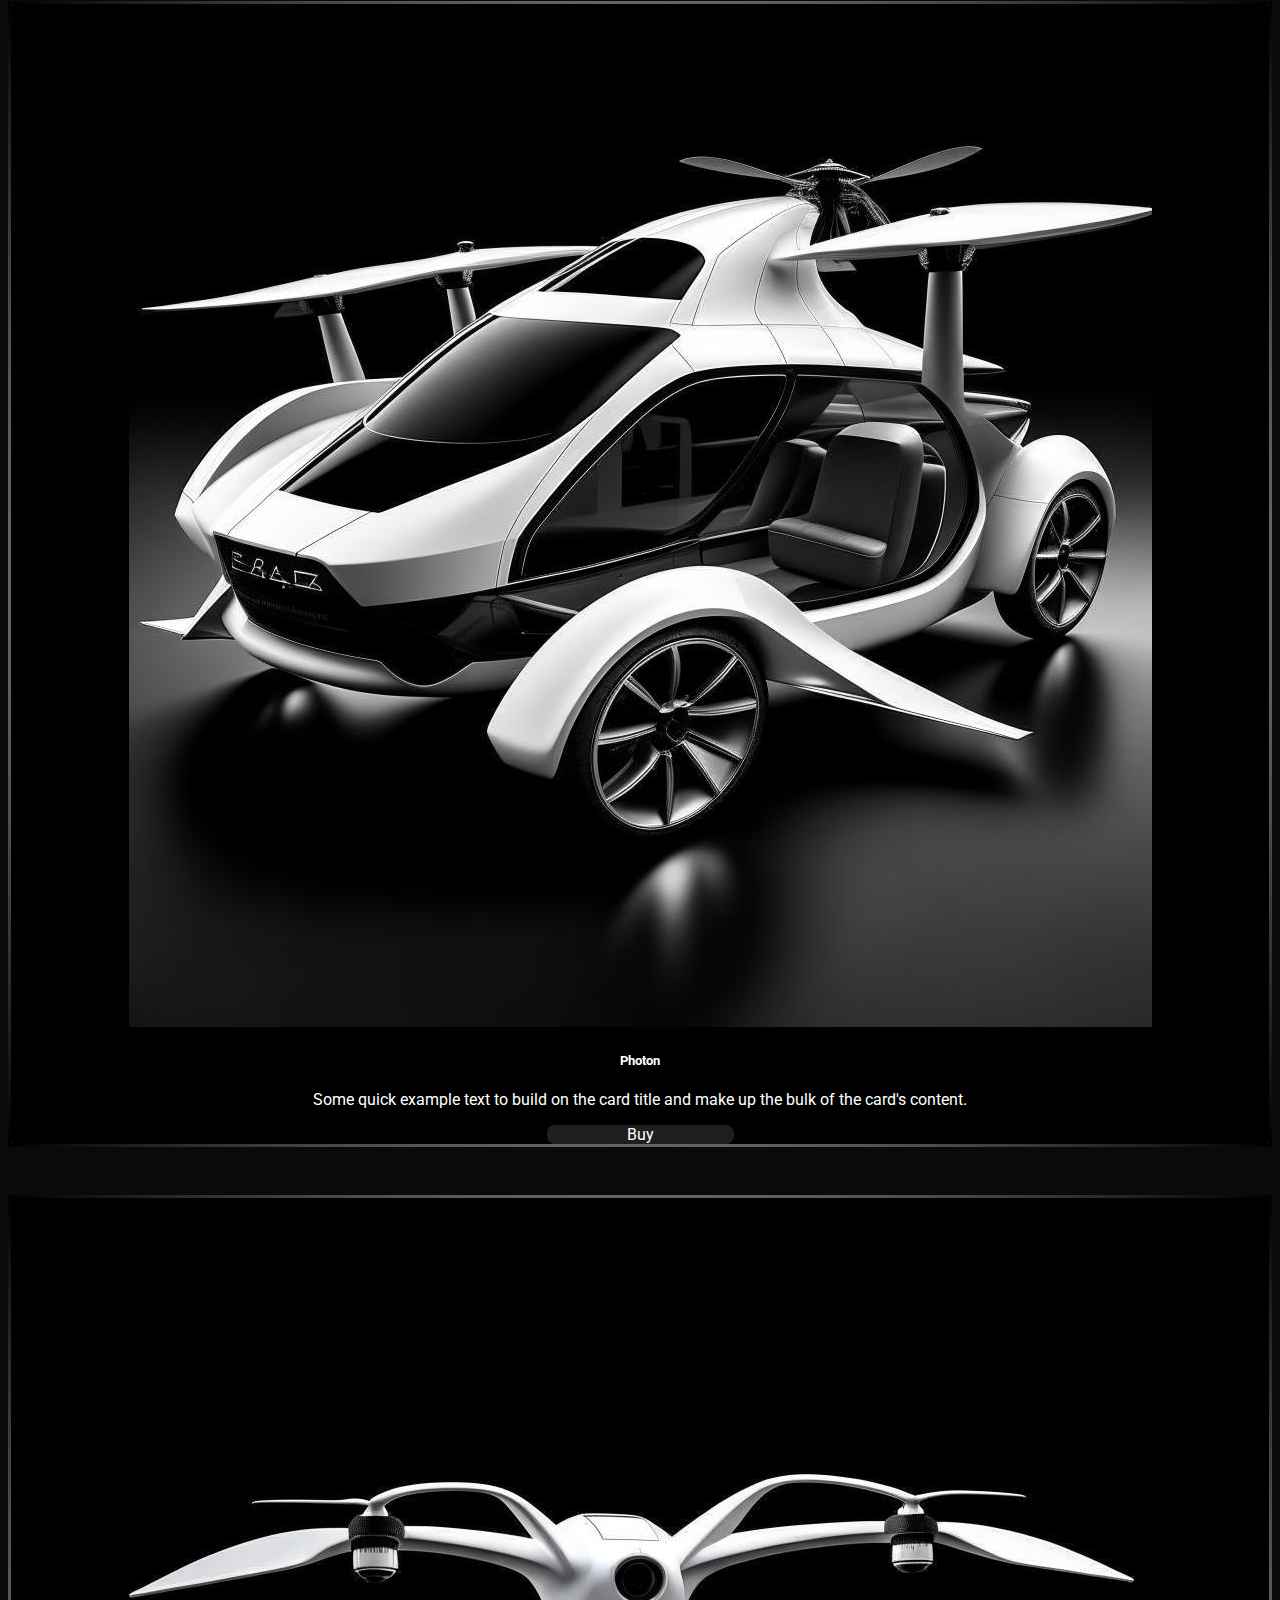
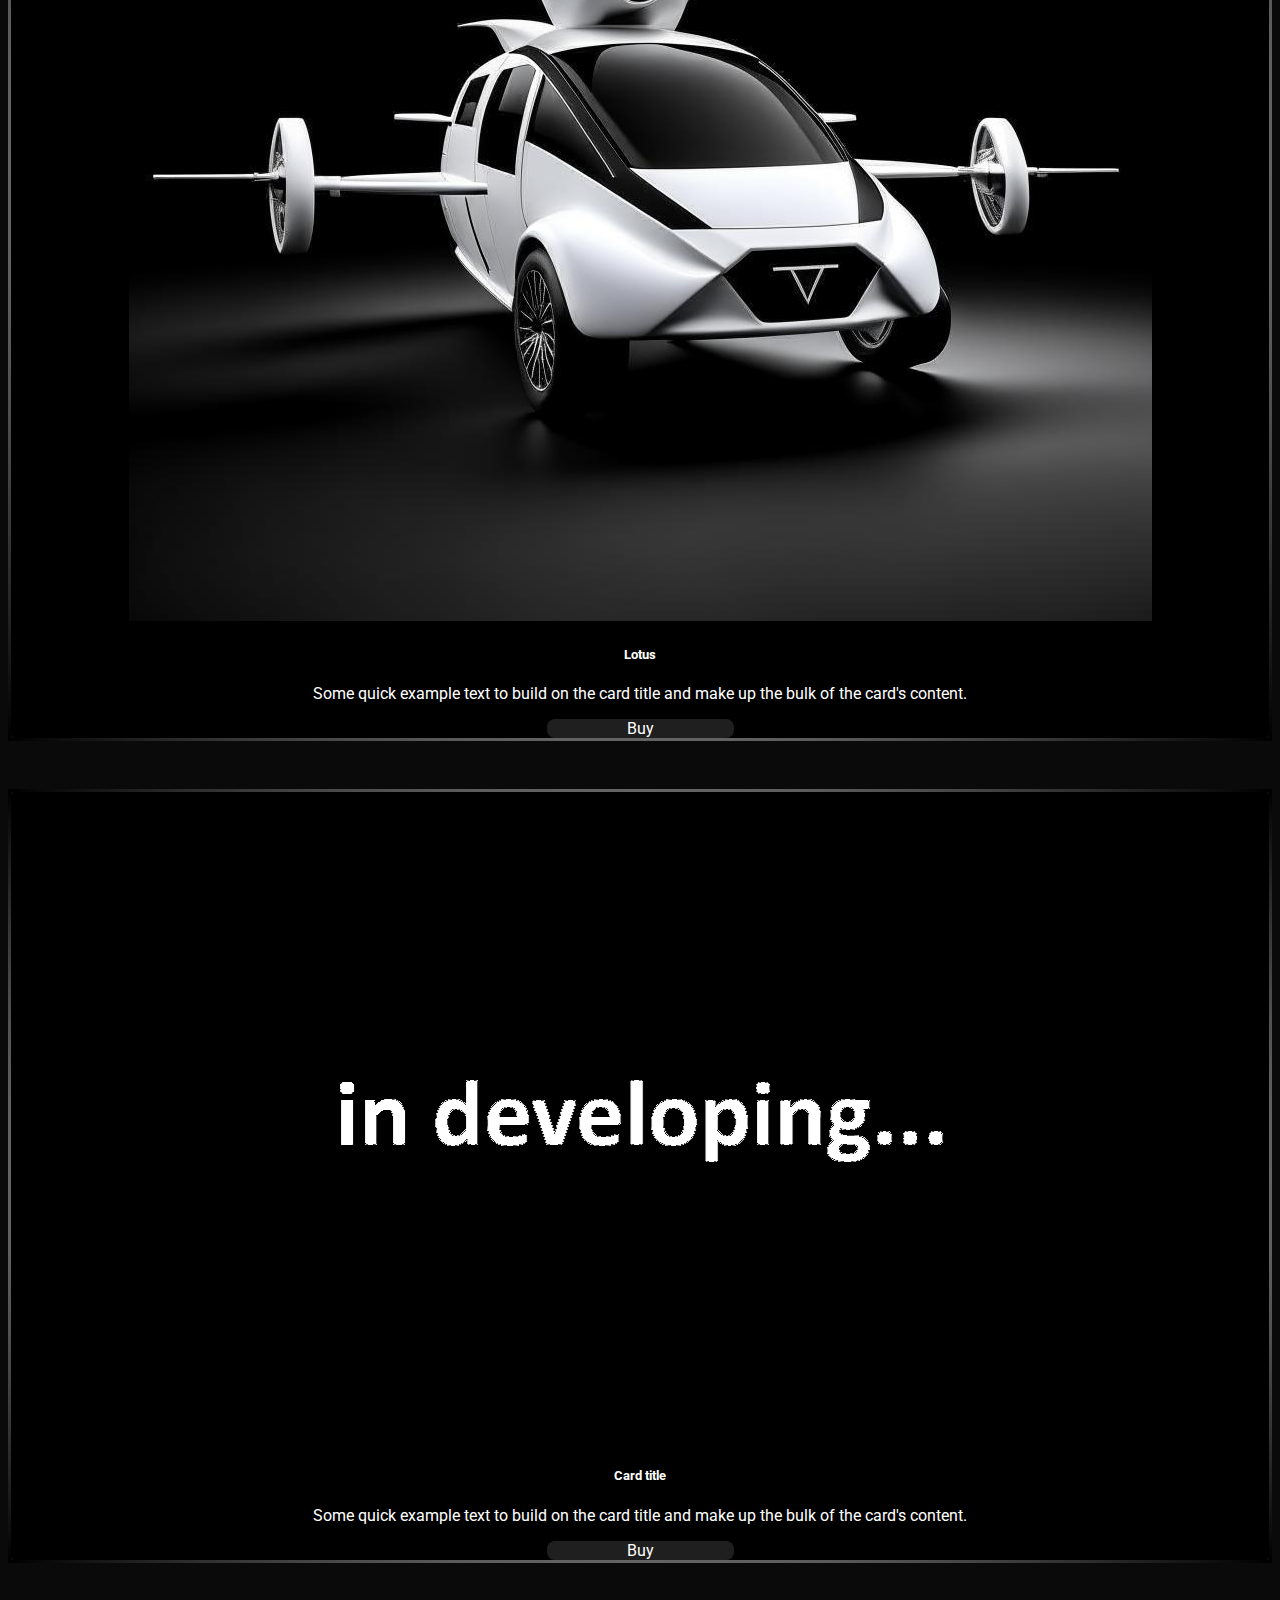
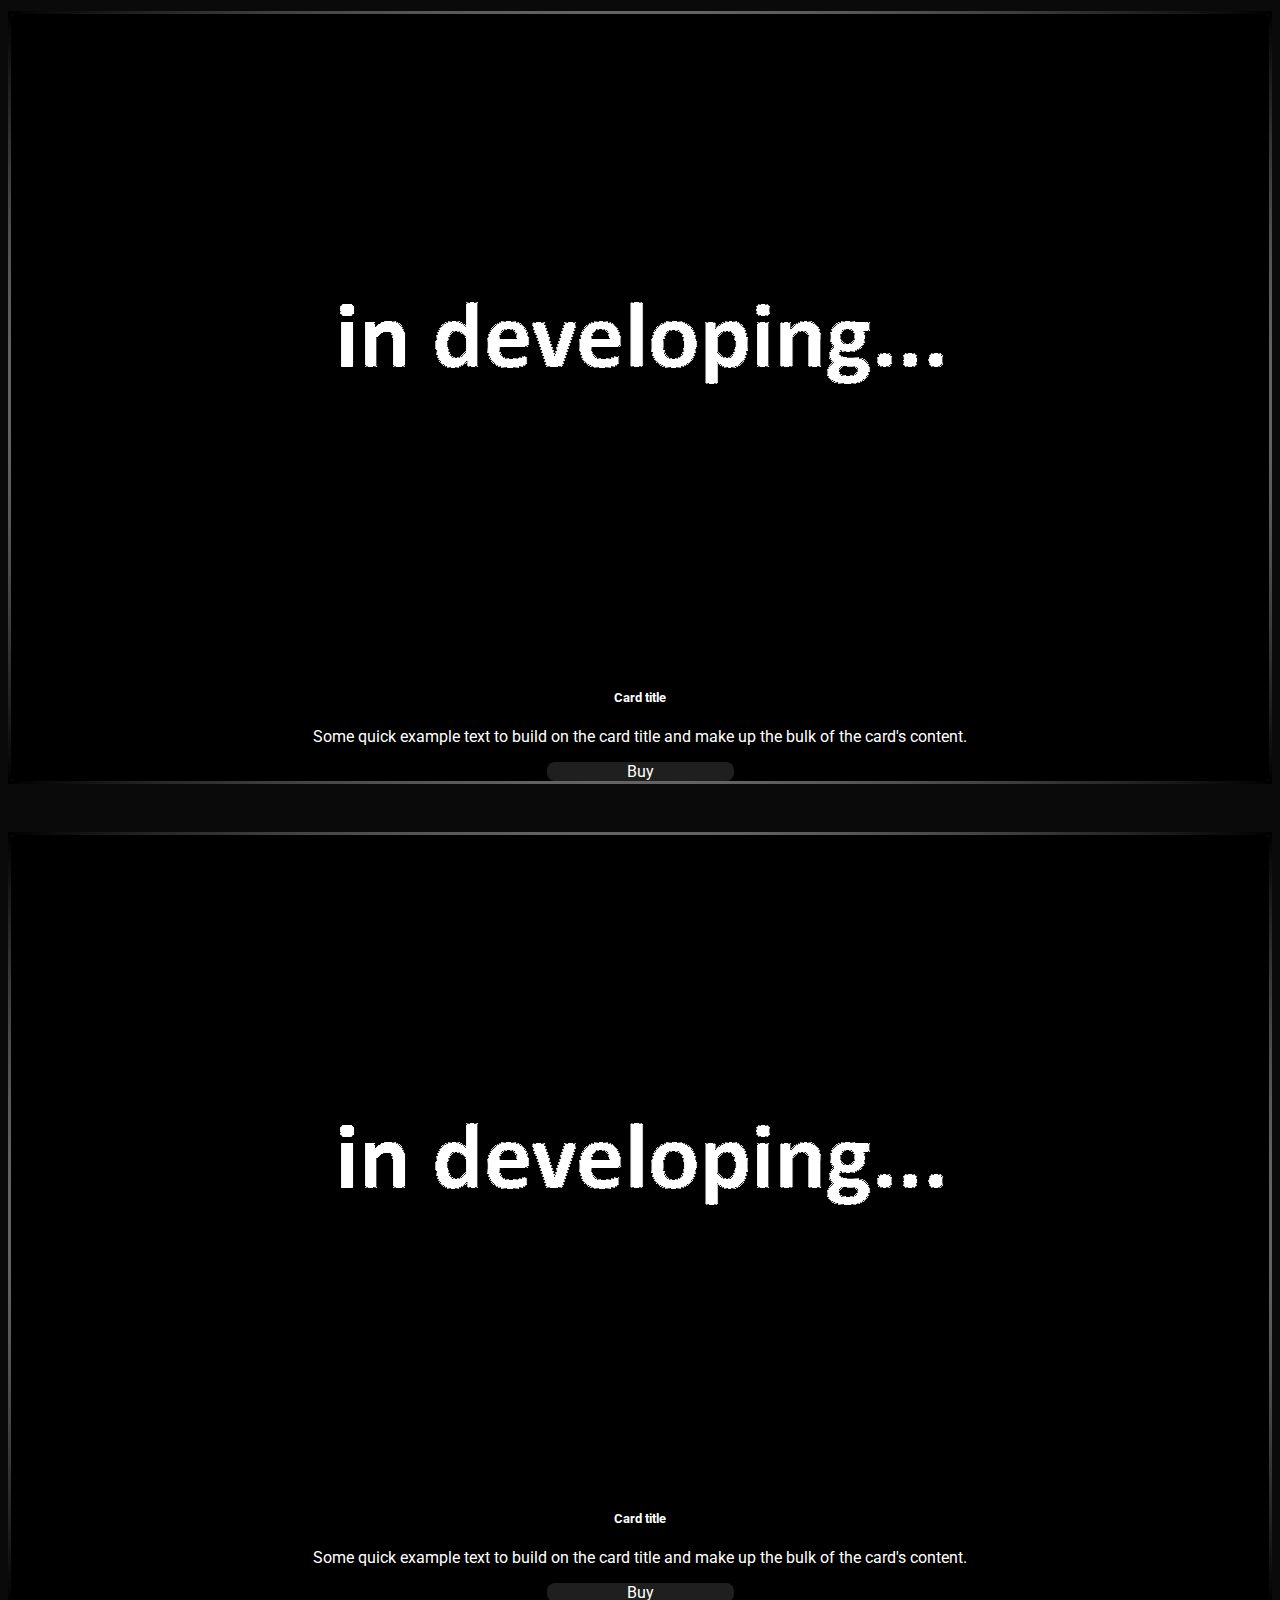
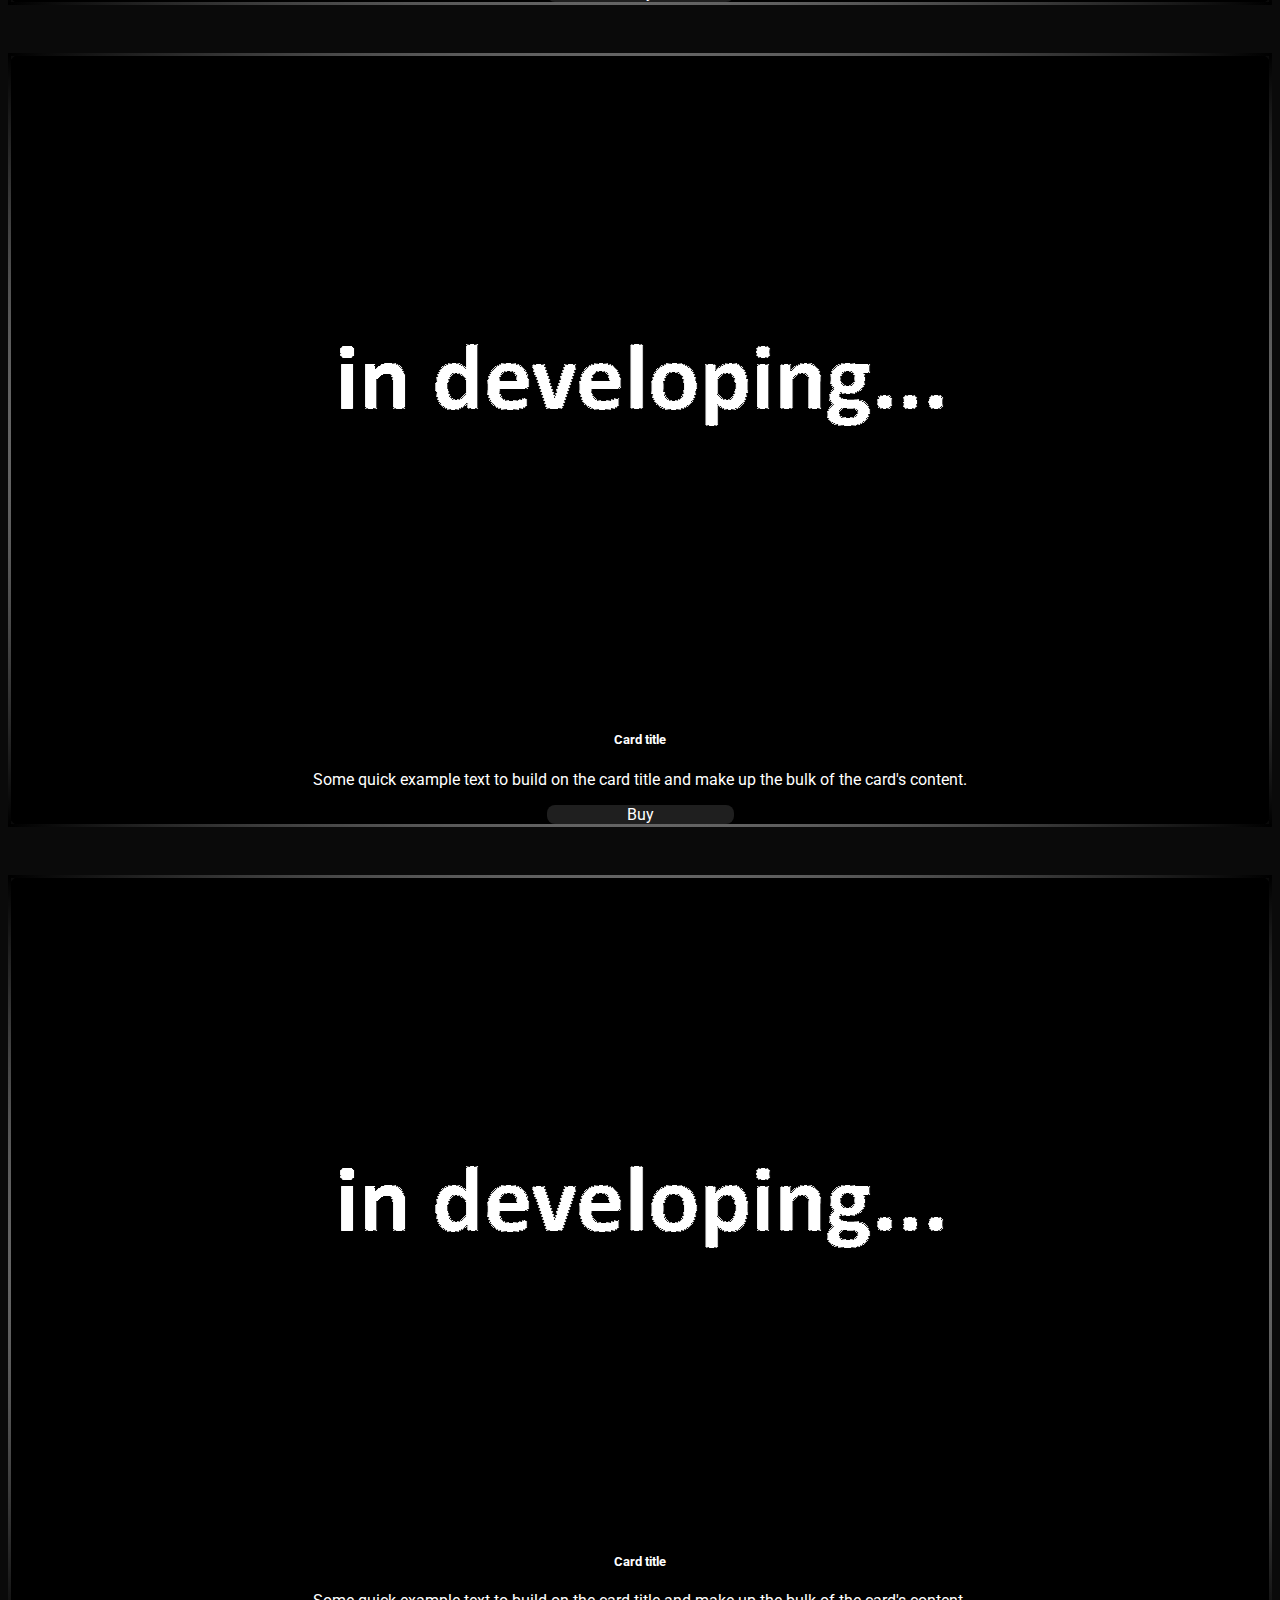
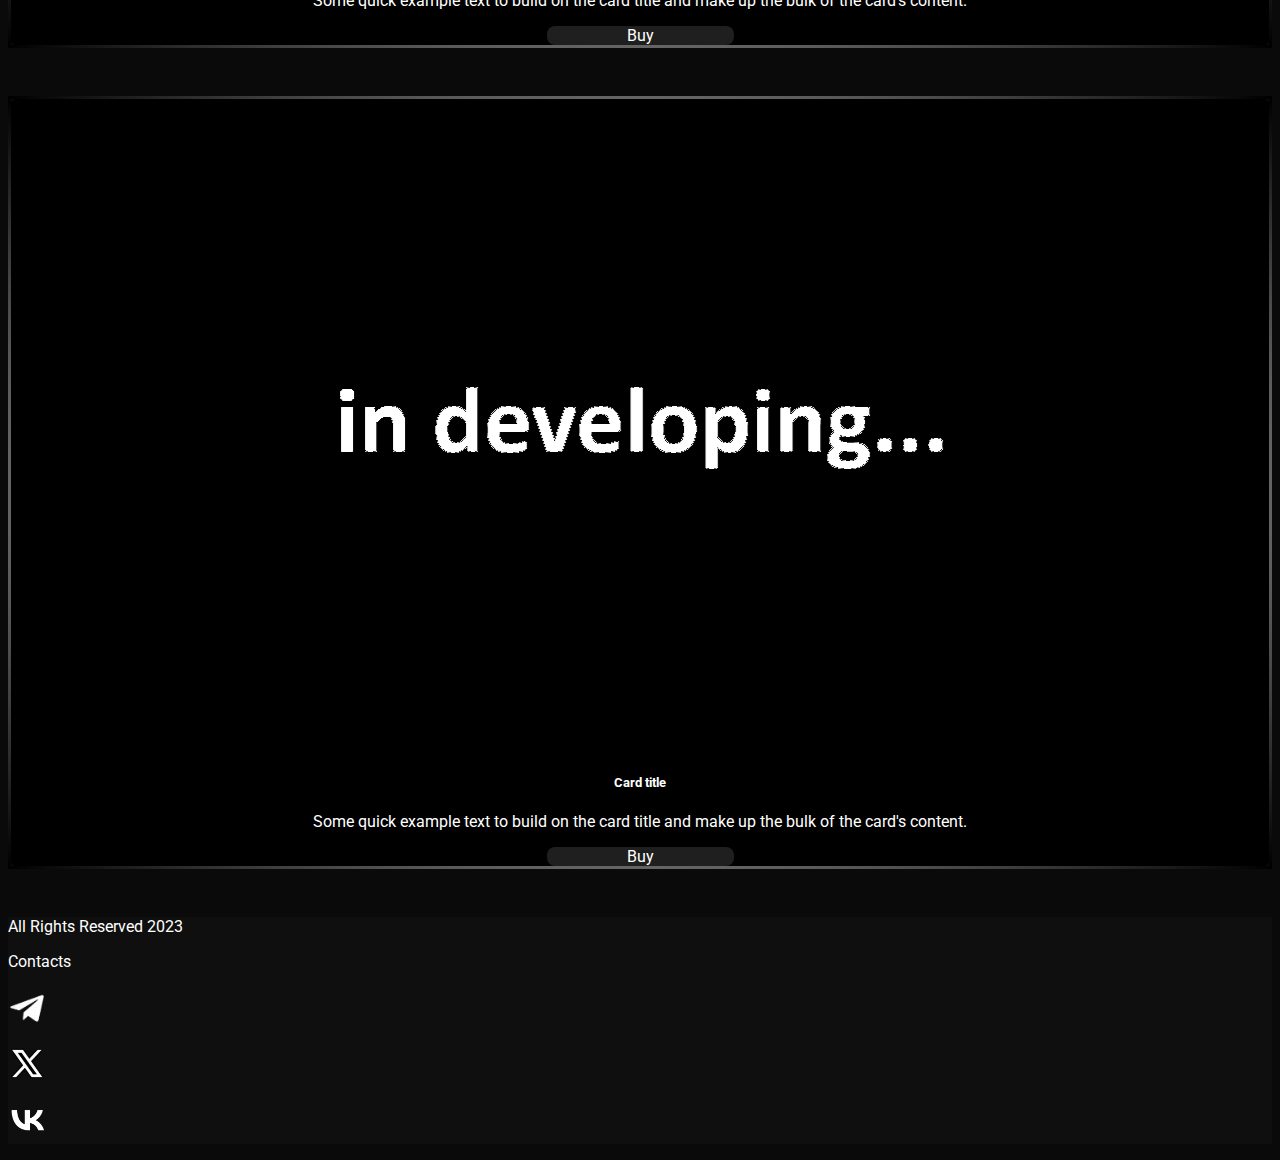
<file: Main_site/pricing.html>
<!DOCTYPE html>
<html lang="en">

<head>
    <meta charset="UTF-8" />
    <meta name="viewport" content="width=device-width, initial-scale=1.0" />
    <link href="https://cdn.jsdelivr.net/npm/bootstrap@5.3.2/dist/css/bootstrap.min.css" rel="stylesheet"
        integrity="sha384-T3c6CoIi6uLrA9TneNEoa7RxnatzjcDSCmG1MXxSR1GAsXEV/Dwwykc2MPK8M2HN" crossorigin="anonymous" />
    <link rel="stylesheet" href="source/styles/navbar.css">
    <link rel="stylesheet" href="source/styles/cards.css">
    <link rel="stylesheet" href="source/styles/footer.css">
    <title>Home</title>
    <style>
        body {
            background: rgb(10, 10, 10);
            color: white;
        }
    </style>
</head>

<body>
    <header>
        <nav class="navbar navbar-expand-lg navbar-dark bg-black">
            <div class="container-fluid">
                <a class="navbar-brand" href="index.html"><img src="source/files/Logo.png" alt=""></a>
                <button class="navbar-toggler" type="button" data-bs-toggle="collapse" data-bs-target="#navbarNav"
                    aria-controls="navbarNav" aria-expanded="false" aria-label="Toggle navigation">
                    <span class="navbar-toggler-icon"></span>
                </button>
                <div class="collapse navbar-collapse" id="navbarNav">
                    <ul class="navbar-nav">
                        <li class="nav-item">
                            <a class="nav-link" aria-current="page" href="index.html">Home</a>
                        </li>
                        <li class="nav-item">
                            <a class="nav-link active" href="pricing.html">Models</a>
                        </li>
                        <li class="nav-item">
                            <a class="nav-link" href="info.html">Info</a>
                        </li>
                    </ul>
                </div>
            </div>
        </nav>
    </header>

    <section>
        <h1 class="main-title">Car models</h1>
        <div class="category">
            <h1><a href="pricing.html">Sport</a></h1>
            <h1>|</h1>
            <h1><a href="pricing.html">Comfort</a></h1>
        </div>
        <div class="container-fluid mt-5">
            <div class="row">
                <div class="col-lg-2">
                </div>

                <div class="col-lg-8 col-md-12">
                    <div class="row">
                        <div class="col-lg-4 col-md-6">
                            <div class="card">
                                <a href="#">
                                    <img src="source/images/Sirius.png" class="card-img-top" alt="...">
                                    <div class="card-body">
                                        <h5 class="card-title">Sirius</h5>
                                        <p class="card-text">Some quick example text to build on the card title and make
                                            up
                                            the bulk
                                            of the card's content.</p>
                                        <a href="#" class="btn btn-primary">Buy</a>
                                    </div>
                                </a>
                            </div>
                        </div>
                        <div class="col-lg-4 col-md-6">
                            <div class="card">
                                <a href="#">
                                    <img src="source/images/Photon.png" class="card-img-top" alt="...">
                                    <div class="card-body">
                                        <h5 class="card-title">Photon</h5>
                                        <p class="card-text">Some quick example text to build on the card title and make
                                            up
                                            the bulk
                                            of the card's content.</p>
                                        <a href="#" class="btn btn-primary">Buy</a>
                                    </div>
                                </a>
                            </div>
                        </div>
                        <div class="col-lg-4 col-md-6">
                            <div class="card">
                                <a href="">
                                    <img src="source/images/Lotus.png" class="card-img-top" alt="...">
                                    <div class="card-body">
                                        <h5 class="card-title">Lotus</h5>
                                        <p class="card-text">Some quick example text to build on the card title and make
                                            up
                                            the bulk
                                            of the card's content.</p>
                                        <a href="#" class="btn btn-primary">Buy</a>
                                    </div>
                                </a>
                            </div>
                        </div>
                        <div class="col-lg-4 col-md-6">
                            <div class="card">
                                <a href="#">
                                    <img src="source/images/dev.png" class="card-img-top" alt="...">
                                    <div class="card-body">
                                        <h5 class="card-title">Card title</h5>
                                        <p class="card-text">Some quick example text to build on the card title and make
                                            up
                                            the bulk
                                            of the card's content.</p>
                                        <a href="#" class="btn btn-primary">Buy</a>
                                    </div>
                                </a>
                            </div>
                        </div>
                        <div class="col-lg-4 col-md-6">
                            <div class="card">
                                <a href="#">
                                    <img src="source/images/dev.png" class="card-img-top" alt="...">
                                    <div class="card-body">
                                        <h5 class="card-title">Card title</h5>
                                        <p class="card-text">Some quick example text to build on the card title and make
                                            up
                                            the bulk
                                            of the card's content.</p>
                                        <a href="#" class="btn btn-primary">Buy</a>
                                    </div>
                                </a>
                            </div>
                        </div>
                        <div class="col-lg-4 col-md-6">
                            <div class="card">
                                <a href="#">
                                    <img src="source/images/dev.png" class="card-img-top" alt="...">
                                    <div class="card-body">
                                        <h5 class="card-title">Card title</h5>
                                        <p class="card-text">Some quick example text to build on the card title and make
                                            up
                                            the bulk
                                            of the card's content.</p>
                                        <a href="#" class="btn btn-primary">Buy</a>
                                    </div>
                                </a>
                            </div>
                        </div>
                        <div class="col-lg-4 col-md-6">
                            <div class="card">
                                <a href="#">
                                    <img src="source/images/dev.png" class="card-img-top" alt="...">
                                    <div class="card-body">
                                        <h5 class="card-title">Card title</h5>
                                        <p class="card-text">Some quick example text to build on the card title and make
                                            up
                                            the bulk
                                            of the card's content.</p>
                                        <a href="#" class="btn btn-primary">Buy</a>
                                    </div>
                                </a>
                            </div>
                        </div>
                        <div class="col-lg-4 col-md-6">
                            <div class="card">
                                <a href="#">
                                    <img src="source/images/dev.png" class="card-img-top" alt="...">
                                    <div class="card-body">
                                        <h5 class="card-title">Card title</h5>
                                        <p class="card-text">Some quick example text to build on the card title and make
                                            up
                                            the bulk
                                            of the card's content.</p>
                                        <a href="#" class="btn btn-primary">Buy</a>
                                    </div>
                                </a>
                            </div>
                        </div>
                        <div class="col-lg-4 col-md-6">
                            <div class="card">
                                <a href="#">
                                    <img src="source/images/dev.png" class="card-img-top" alt="...">
                                    <div class="card-body">
                                        <h5 class="card-title">Card title</h5>
                                        <p class="card-text">Some quick example text to build on the card title and make
                                            up
                                            the bulk
                                            of the card's content.</p>
                                        <a href="#" class="btn btn-primary">Buy</a>
                                    </div>
                                </a>
                            </div>
                        </div>
                    </div>
                </div>


                <div class="col-lg-2 col-md-12">
                </div>

            </div>

        </div>

        </div>
    </section>

    <footer>
        <div class="container-fluid">
            <div class="row">
                <div class="col-lg-4 col-md-12 footer-text text-center">
                    <p>All Rights Reserved 2023</p>
                </div>

                <div class="col-lg-4 col-md-12 footer-text text-center">
                    <p>Contacts</p>
                </div>

                <div class="col-lg-4 col-md-12 footer-text text-center">
                    <a href="#">
                        <p><img src="source/images/tg1.png" alt=""></p>
                    </a>
                    <a href="#">
                        <p><img src="source/images/X.png" alt=""></p>
                    </a>
                    <a href="#">
                        <p><img src="source/images/vk.png" alt=""></p>
                    </a>
                </div>
            </div>
        </div>
    </footer>

    <script src="https://cdn.jsdelivr.net/npm/bootstrap@5.3.2/dist/js/bootstrap.bundle.min.js"
        integrity="sha384-C6RzsynM9kWDrMNeT87bh95OGNyZPhcTNXj1NW7RuBCsyN/o0jlpcV8Qyq46cDfL"
        crossorigin="anonymous"></script>
</body>

</html>
</file>
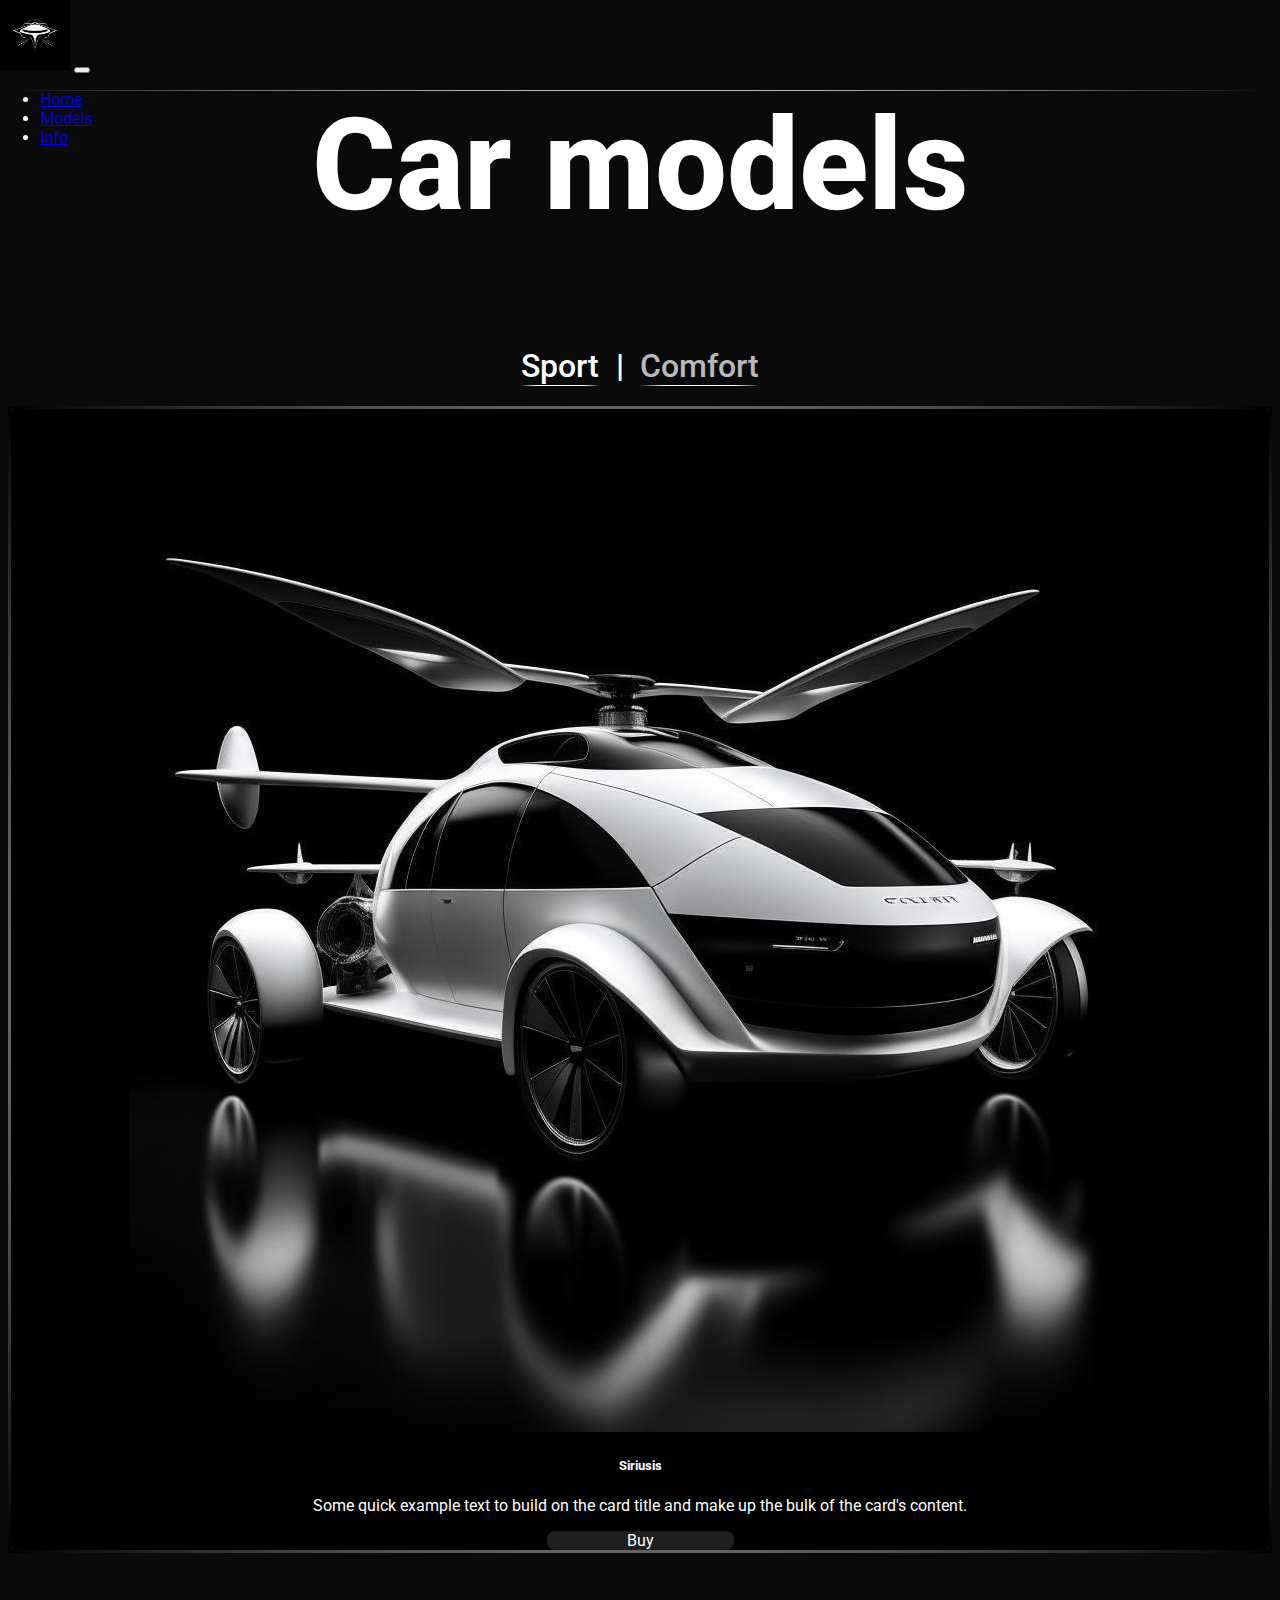
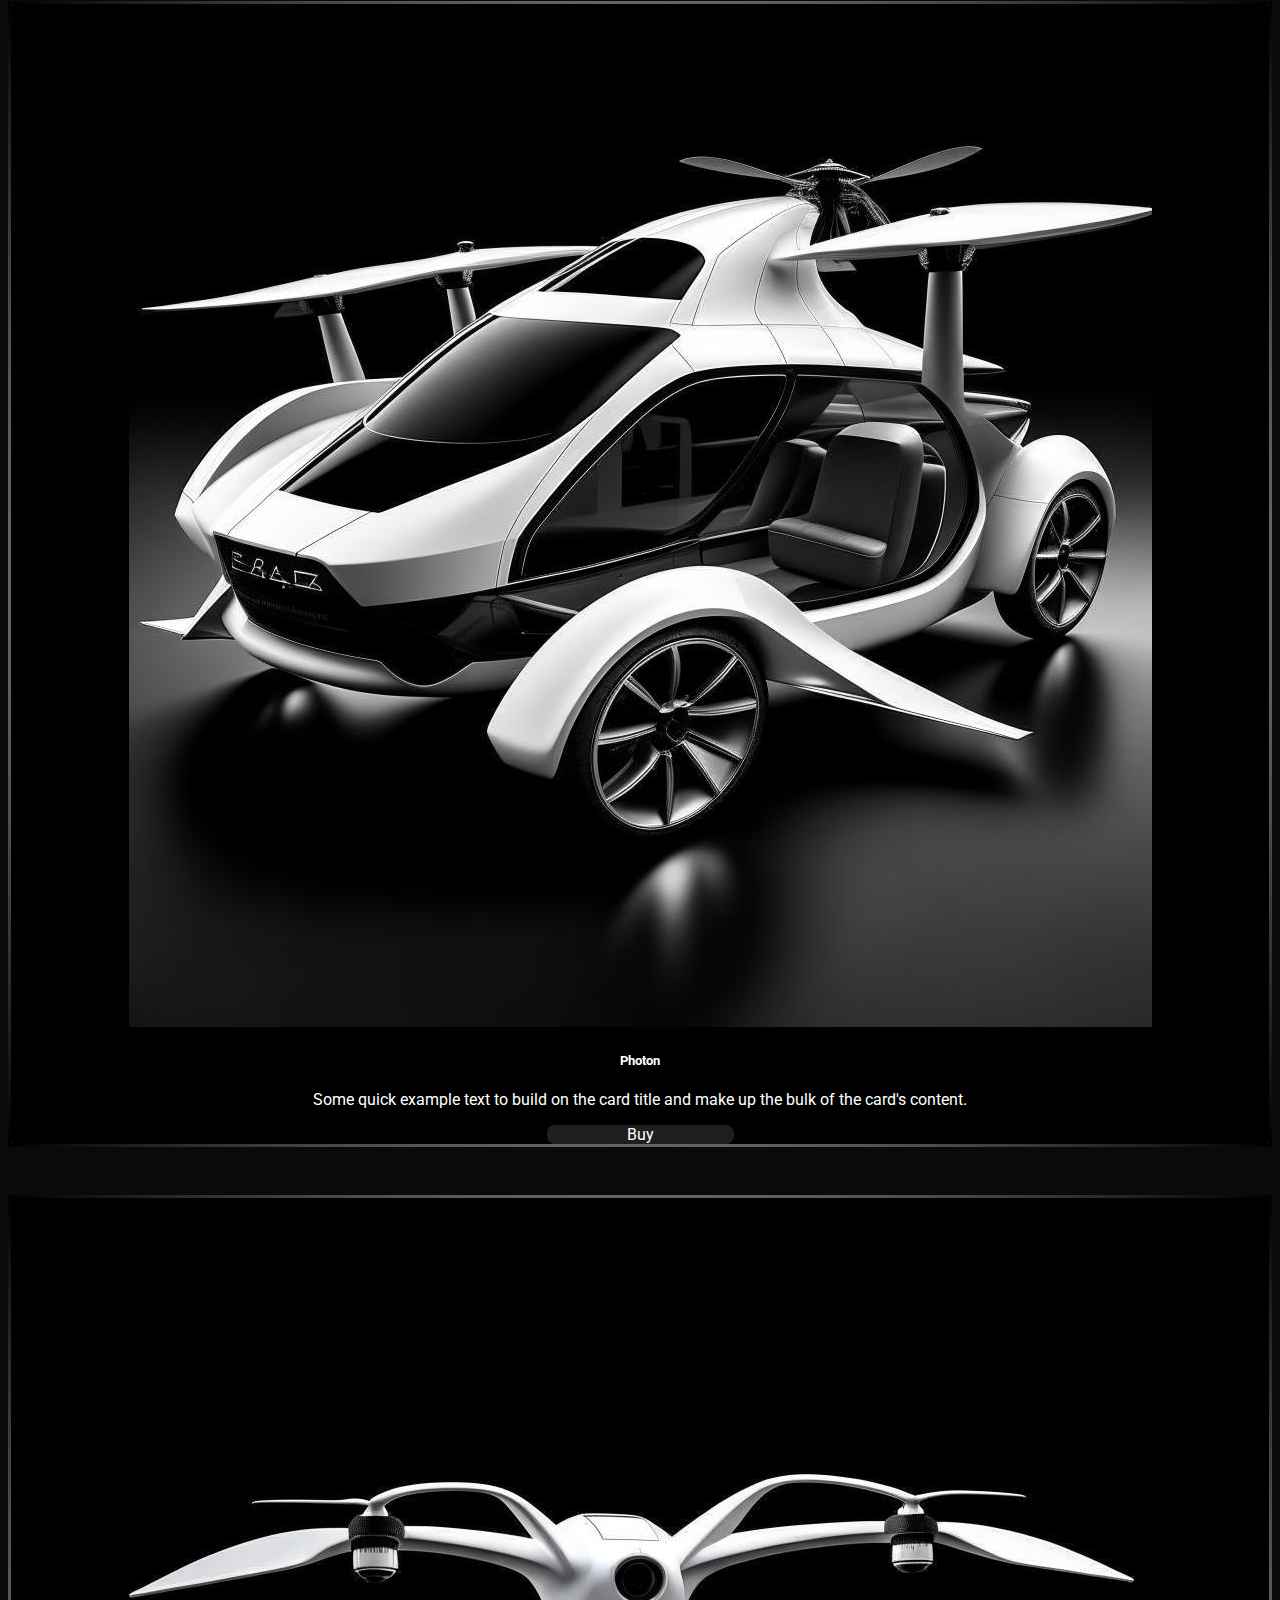
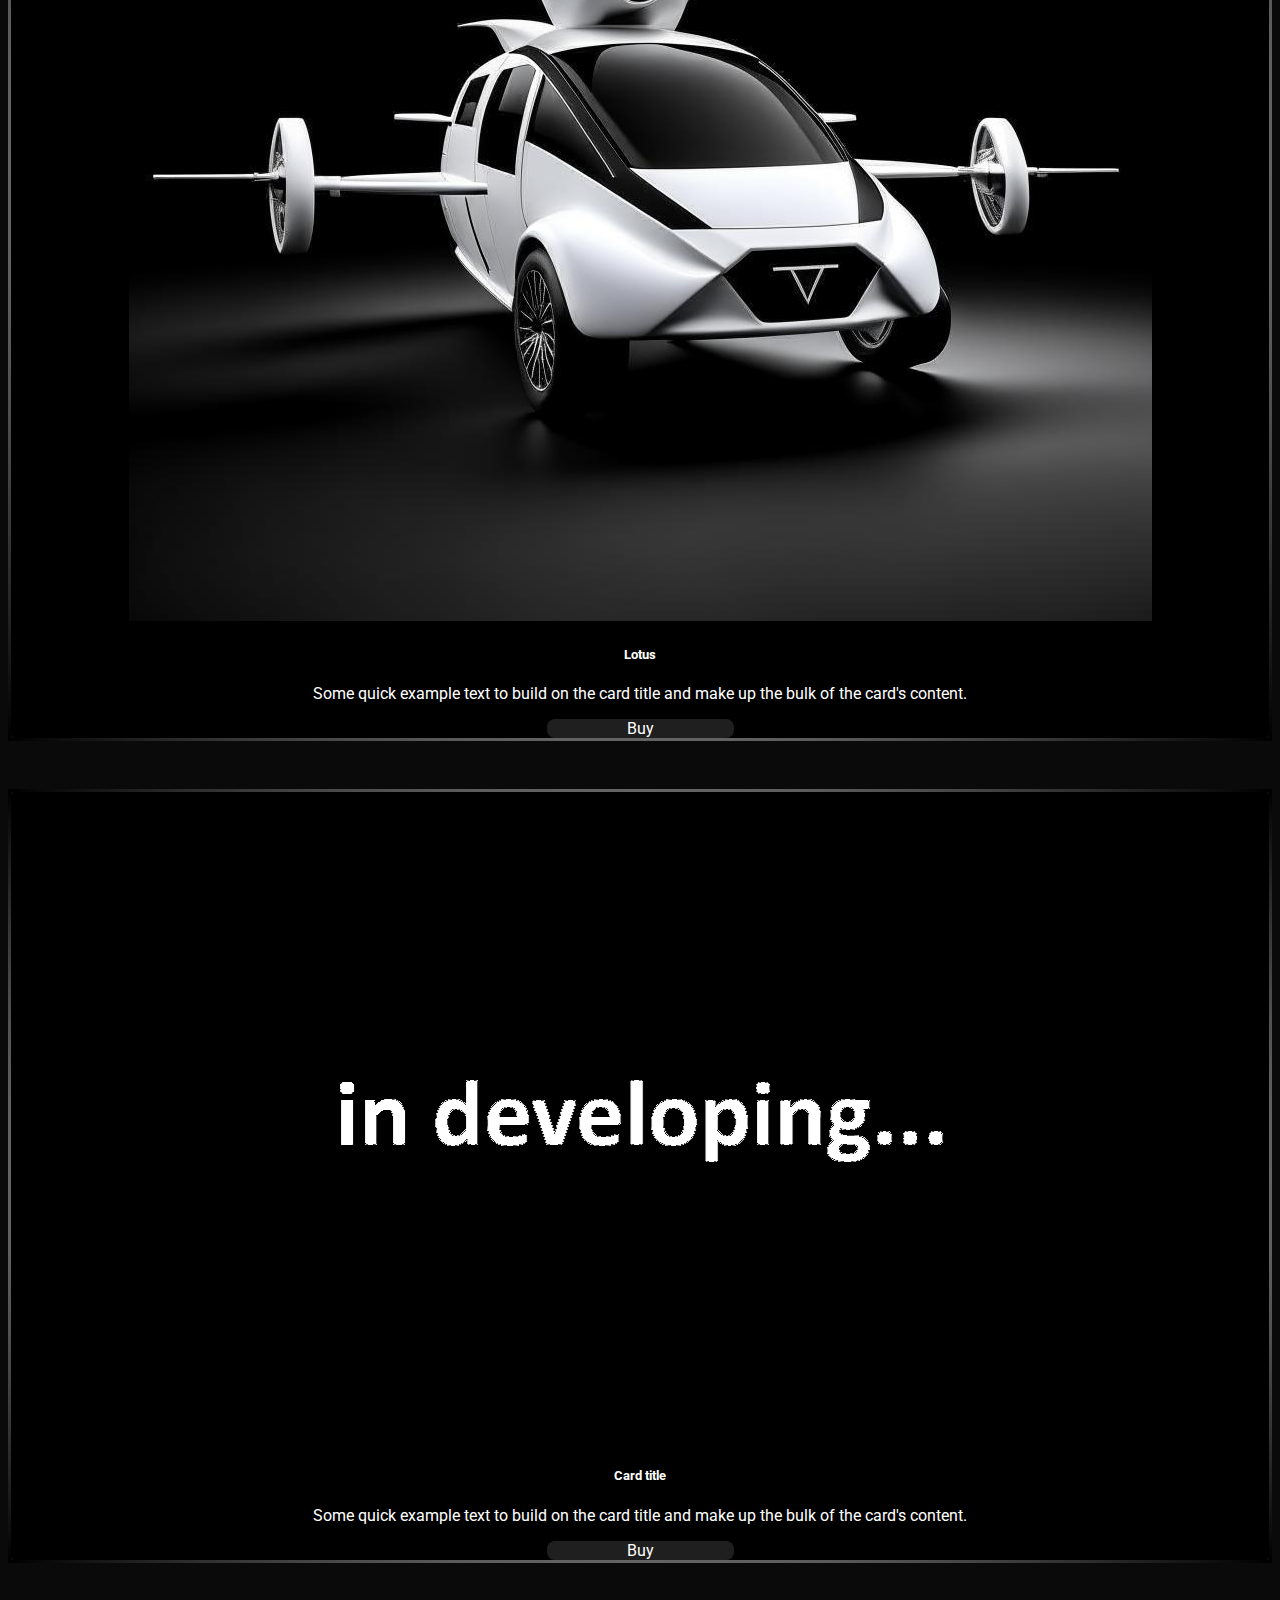
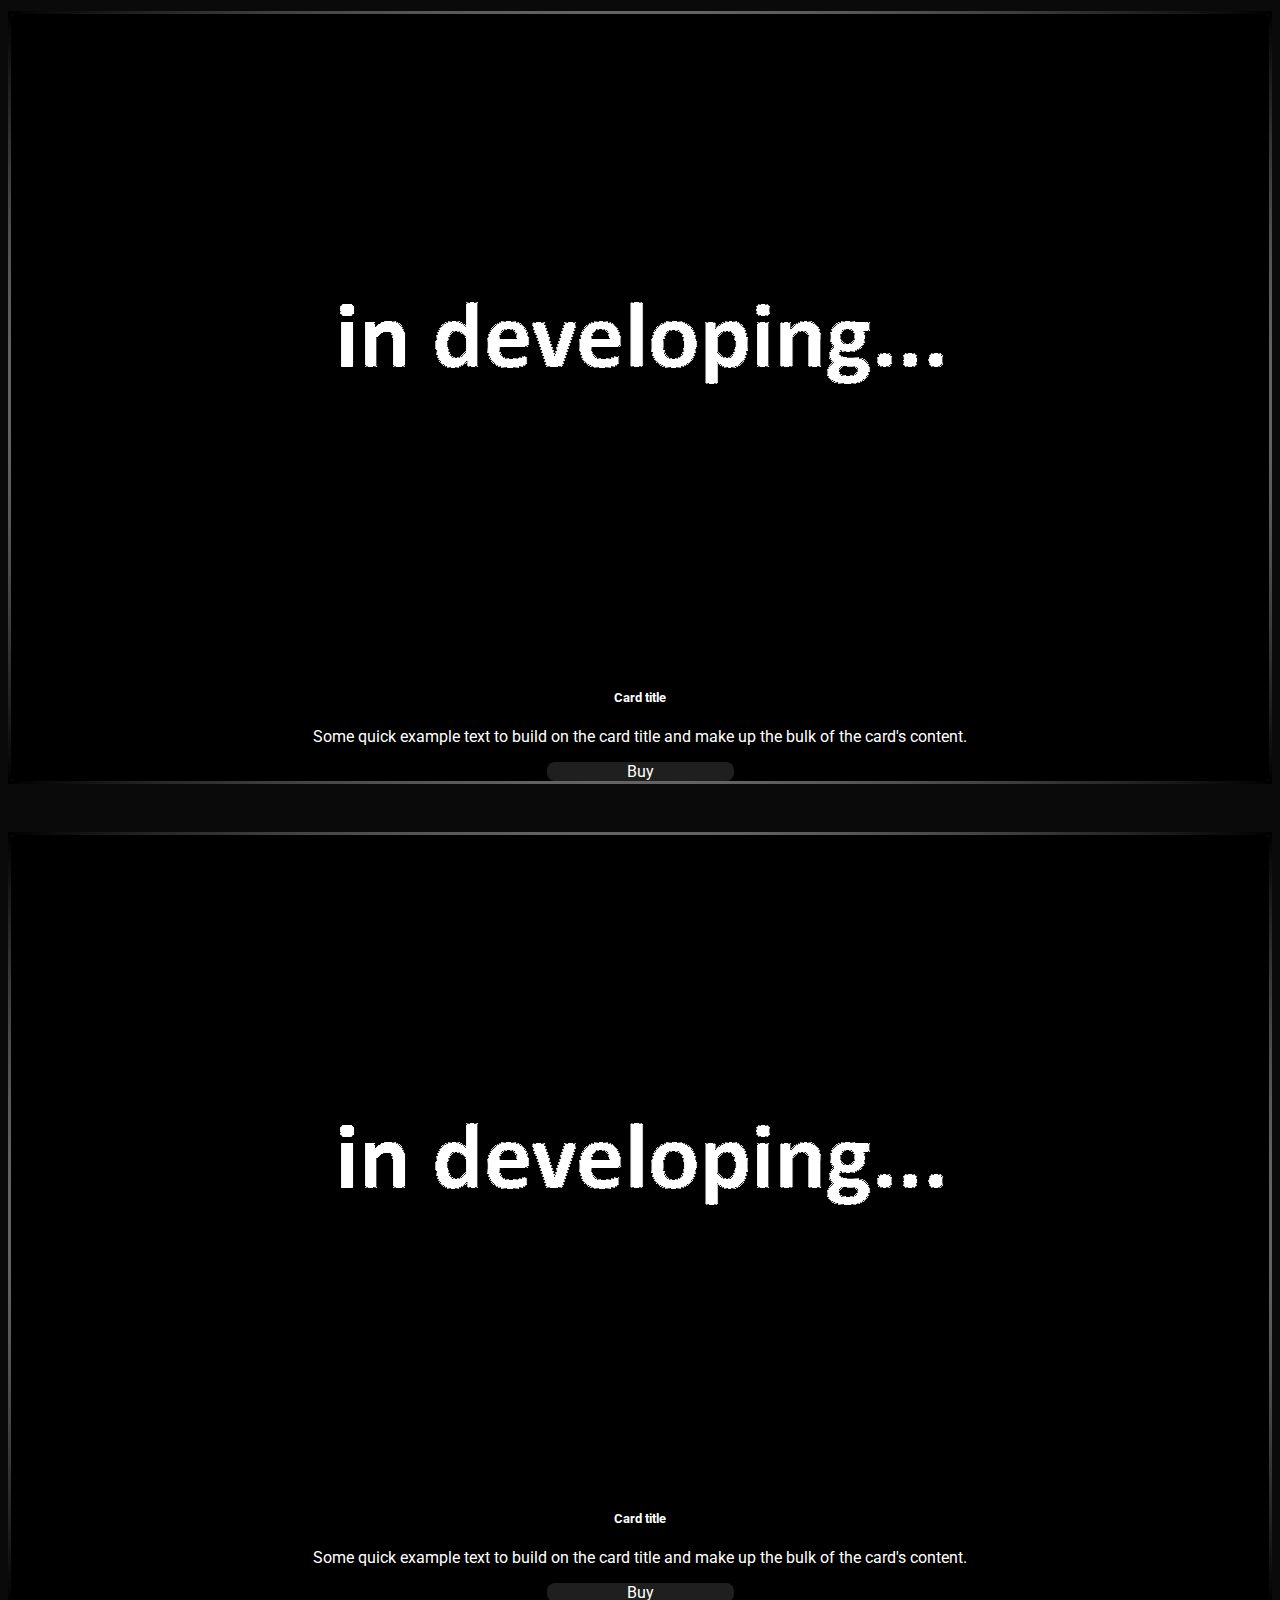
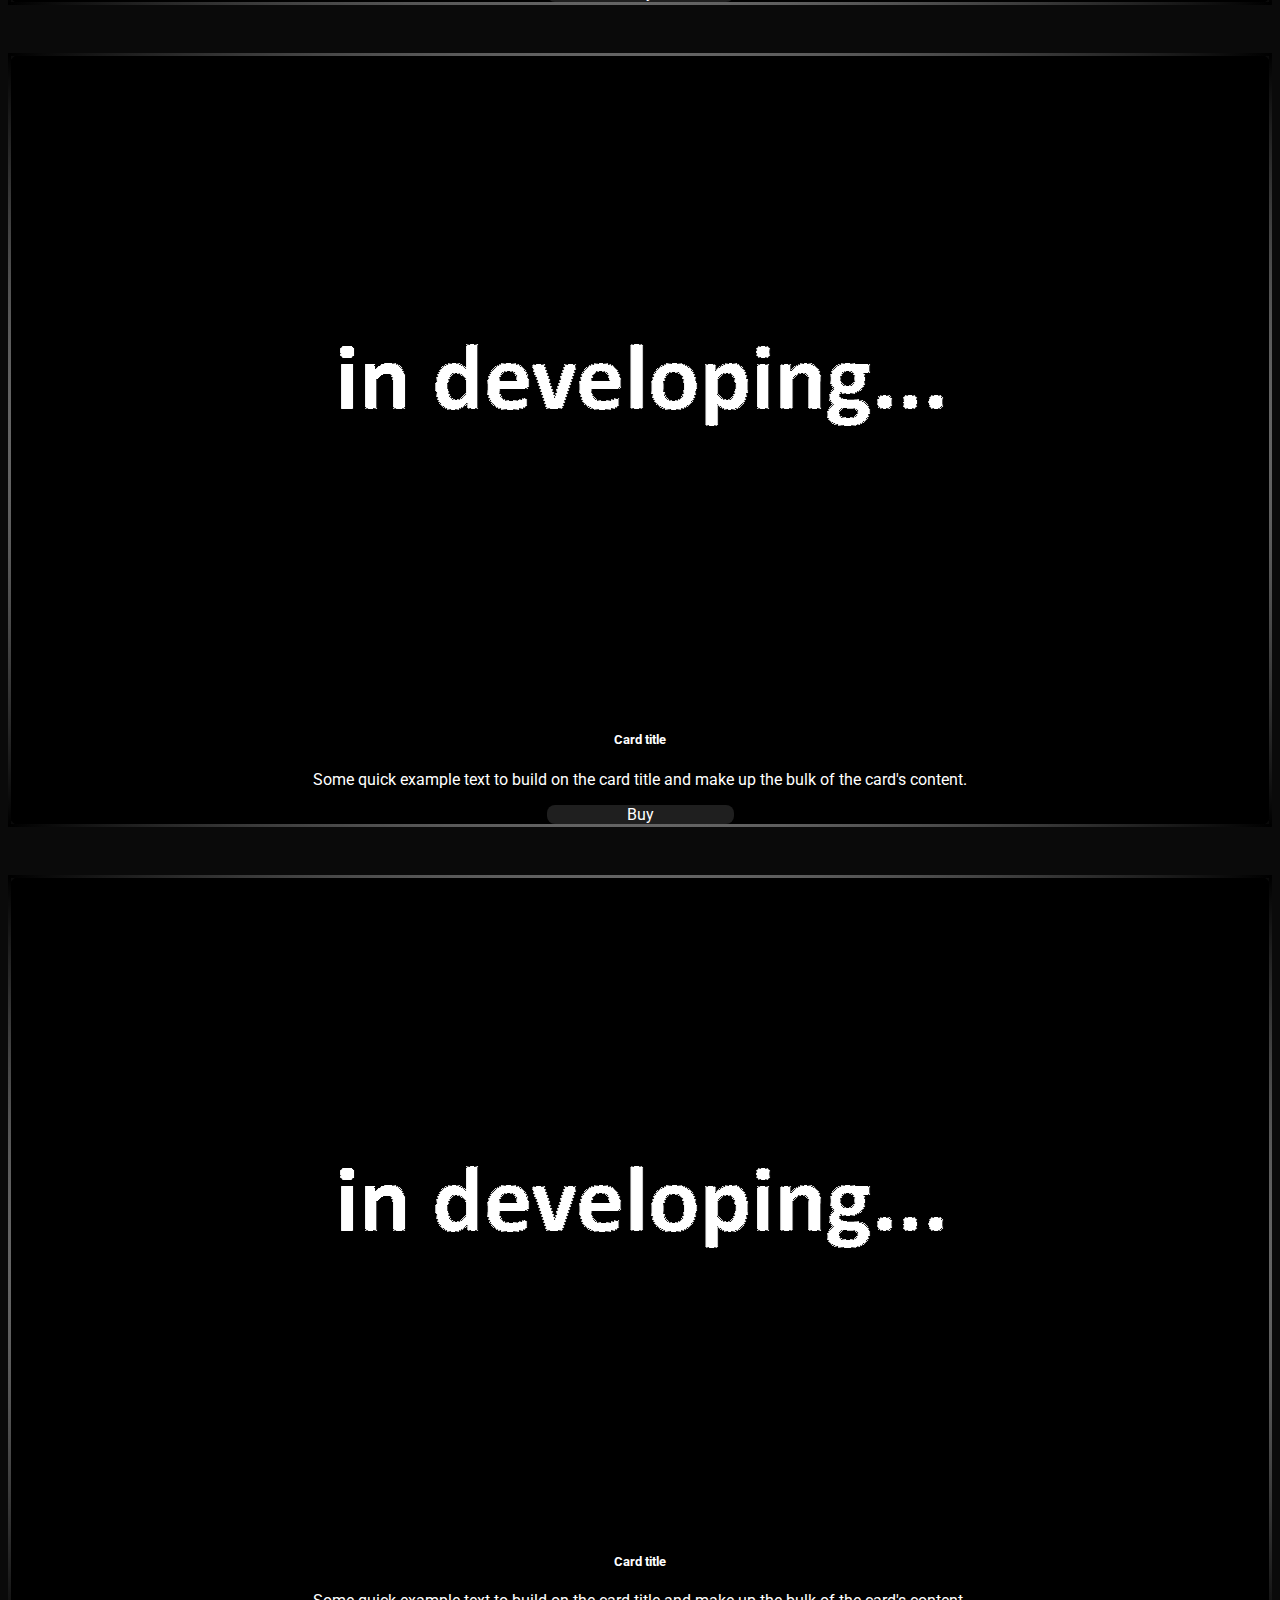
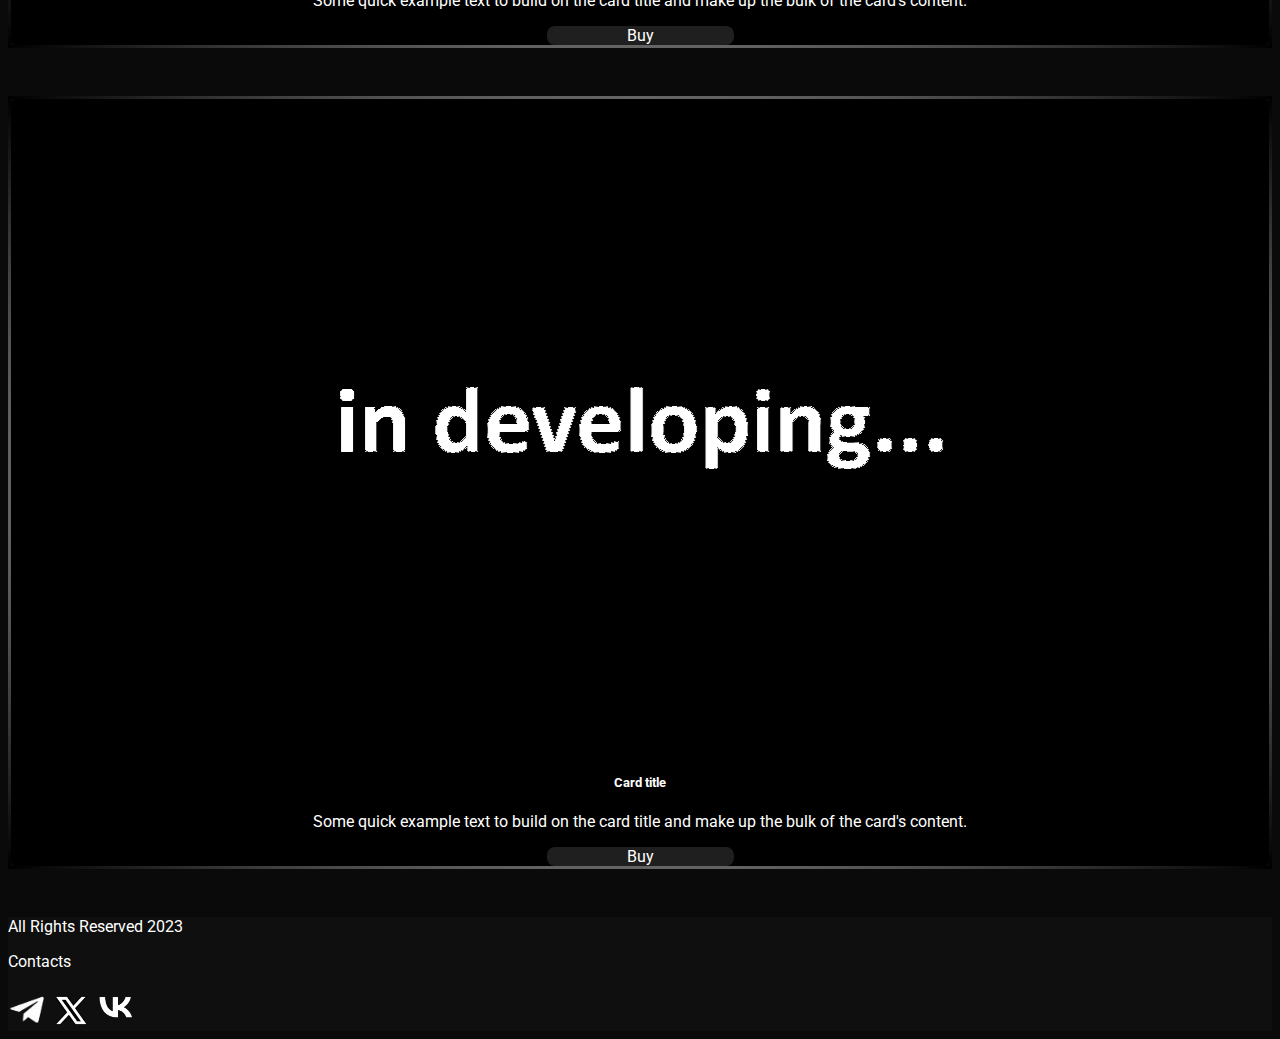
<file: Main_site/sport.html>
<!DOCTYPE html>
<html lang="en">

<head>
    <meta charset="UTF-8" />
    <meta name="viewport" content="width=device-width, initial-scale=1.0" />
    <link href="https://cdn.jsdelivr.net/npm/bootstrap@5.3.2/dist/css/bootstrap.min.css" rel="stylesheet"
        integrity="sha384-T3c6CoIi6uLrA9TneNEoa7RxnatzjcDSCmG1MXxSR1GAsXEV/Dwwykc2MPK8M2HN" crossorigin="anonymous" />
    <link rel="stylesheet" href="source/styles/navbar.css">
    <link rel="stylesheet" href="source/styles/sport-cards.css">
    <link rel="stylesheet" href="source/styles/footer.css">
    <title>Models</title>
    <style>
        body {
            background: rgb(10, 10, 10);
            color: white;
        }
    </style>
</head>

<body>
    <header>
        <nav class="navbar navbar-expand-lg navbar-dark bg-black">
            <div class="container-fluid">
                <a class="navbar-brand" href="index.html"><img src="source/files/Logo.png" alt=""></a>
                <button class="navbar-toggler" type="button" data-bs-toggle="collapse" data-bs-target="#navbarNav"
                    aria-controls="navbarNav" aria-expanded="false" aria-label="Toggle navigation">
                    <span class="navbar-toggler-icon"></span>
                </button>
                <div class="collapse navbar-collapse" id="navbarNav">
                    <ul class="navbar-nav">
                        <li class="nav-item">
                            <a class="nav-link" aria-current="page" href="index.html">Home</a>
                        </li>
                        <li class="nav-item">
                            <a class="nav-link active" href="pricing.html">Models</a>
                        </li>
                        <li class="nav-item">
                            <a class="nav-link" href="info.html">Info</a>
                        </li>
                    </ul>
                </div>
            </div>
        </nav>
    </header>

    <section>
        <h1 class="main-title">Car models</h1>
        <div class="category">
            <h1 class="sport"><a href="sport.html">Sport</a></h1>
            <h1>|</h1>
            <h1 class="comfort"><a href="comfort.html">Comfort</a></h1>
        </div>
        <div class="container-fluid mt-5">
            <div class="row">
                <div class="col-lg-2">
                </div>

                <div class="col-lg-8 col-md-12">
                    <div class="row">
                        <div class="col-lg-4 col-md-6">
                            <div class="card">
                                <a href="#">
                                    <img src="source/images/Sirius.png" class="card-img-top" alt="...">
                                    <div class="card-body">
                                        <h5 class="card-title">Siriusis</h5>
                                        <p class="card-text">Some quick example text to build on the card title and make
                                            up
                                            the bulk
                                            of the card's content.</p>
                                        <a href="#" class="btn btn-primary">Buy</a>
                                    </div>
                                </a>
                            </div>
                        </div>
                        <div class="col-lg-4 col-md-6">
                            <div class="card">
                                <a href="#">
                                    <img src="source/images/Photon.png" class="card-img-top" alt="...">
                                    <div class="card-body">
                                        <h5 class="card-title">Photon</h5>
                                        <p class="card-text">Some quick example text to build on the card title and make
                                            up
                                            the bulk
                                            of the card's content.</p>
                                        <a href="#" class="btn btn-primary">Buy</a>
                                    </div>
                                </a>
                            </div>
                        </div>
                        <div class="col-lg-4 col-md-6">
                            <div class="card">
                                <a href="">
                                    <img src="source/images/Lotus.png" class="card-img-top" alt="...">
                                    <div class="card-body">
                                        <h5 class="card-title">Lotus</h5>
                                        <p class="card-text">Some quick example text to build on the card title and make
                                            up
                                            the bulk
                                            of the card's content.</p>
                                        <a href="#" class="btn btn-primary">Buy</a>
                                    </div>
                                </a>
                            </div>
                        </div>
                        <div class="col-lg-4 col-md-6">
                            <div class="card">
                                <a href="#">
                                    <img src="source/images/dev.png" class="card-img-top" alt="...">
                                    <div class="card-body">
                                        <h5 class="card-title">Card title</h5>
                                        <p class="card-text">Some quick example text to build on the card title and make
                                            up
                                            the bulk
                                            of the card's content.</p>
                                        <a href="#" class="btn btn-primary">Buy</a>
                                    </div>
                                </a>
                            </div>
                        </div>
                        <div class="col-lg-4 col-md-6">
                            <div class="card">
                                <a href="#">
                                    <img src="source/images/dev.png" class="card-img-top" alt="...">
                                    <div class="card-body">
                                        <h5 class="card-title">Card title</h5>
                                        <p class="card-text">Some quick example text to build on the card title and make
                                            up
                                            the bulk
                                            of the card's content.</p>
                                        <a href="#" class="btn btn-primary">Buy</a>
                                    </div>
                                </a>
                            </div>
                        </div>
                        <div class="col-lg-4 col-md-6">
                            <div class="card">
                                <a href="#">
                                    <img src="source/images/dev.png" class="card-img-top" alt="...">
                                    <div class="card-body">
                                        <h5 class="card-title">Card title</h5>
                                        <p class="card-text">Some quick example text to build on the card title and make
                                            up
                                            the bulk
                                            of the card's content.</p>
                                        <a href="#" class="btn btn-primary">Buy</a>
                                    </div>
                                </a>
                            </div>
                        </div>
                        <div class="col-lg-4 col-md-6">
                            <div class="card">
                                <a href="#">
                                    <img src="source/images/dev.png" class="card-img-top" alt="...">
                                    <div class="card-body">
                                        <h5 class="card-title">Card title</h5>
                                        <p class="card-text">Some quick example text to build on the card title and make
                                            up
                                            the bulk
                                            of the card's content.</p>
                                        <a href="#" class="btn btn-primary">Buy</a>
                                    </div>
                                </a>
                            </div>
                        </div>
                        <div class="col-lg-4 col-md-6">
                            <div class="card">
                                <a href="#">
                                    <img src="source/images/dev.png" class="card-img-top" alt="...">
                                    <div class="card-body">
                                        <h5 class="card-title">Card title</h5>
                                        <p class="card-text">Some quick example text to build on the card title and make
                                            up
                                            the bulk
                                            of the card's content.</p>
                                        <a href="#" class="btn btn-primary">Buy</a>
                                    </div>
                                </a>
                            </div>
                        </div>
                        <div class="col-lg-4 col-md-6">
                            <div class="card">
                                <a href="#">
                                    <img src="source/images/dev.png" class="card-img-top" alt="...">
                                    <div class="card-body">
                                        <h5 class="card-title">Card title</h5>
                                        <p class="card-text">Some quick example text to build on the card title and make
                                            up
                                            the bulk
                                            of the card's content.</p>
                                        <a href="#" class="btn btn-primary">Buy</a>
                                    </div>
                                </a>
                            </div>
                        </div>
                    </div>
                </div>


                <div class="col-lg-2 col-md-12">
                </div>

            </div>

        </div>

        </div>
    </section>

    <footer>
        <div class="container-fluid">
            <div class="row">
                <div class="col-lg-4 col-md-12 footer-text text-center">
                    <p>All Rights Reserved 2023</p>
                </div>

                <div class="col-lg-4 col-md-12 footer-text text-center">
                    <a href="#">
                        <p>Contacts</p>
                    </a>
                </div>

                <div class="col-lg-4 col-md-12 footer-img text-center">
                    <a href="#">
                        <img src="source/images/tg1.png" alt="">
                    </a>
                    <a href="#">
                        <img src="source/images/X.png" alt="">
                    </a>
                    <a href="#">
                        <img src="source/images/vk.png" alt="">
                    </a>
                </div>
            </div>
        </div>
    </footer>

    <script src="https://cdn.jsdelivr.net/npm/bootstrap@5.3.2/dist/js/bootstrap.bundle.min.js"
        integrity="sha384-C6RzsynM9kWDrMNeT87bh95OGNyZPhcTNXj1NW7RuBCsyN/o0jlpcV8Qyq46cDfL"
        crossorigin="anonymous"></script>
</body>

</html>
</file>
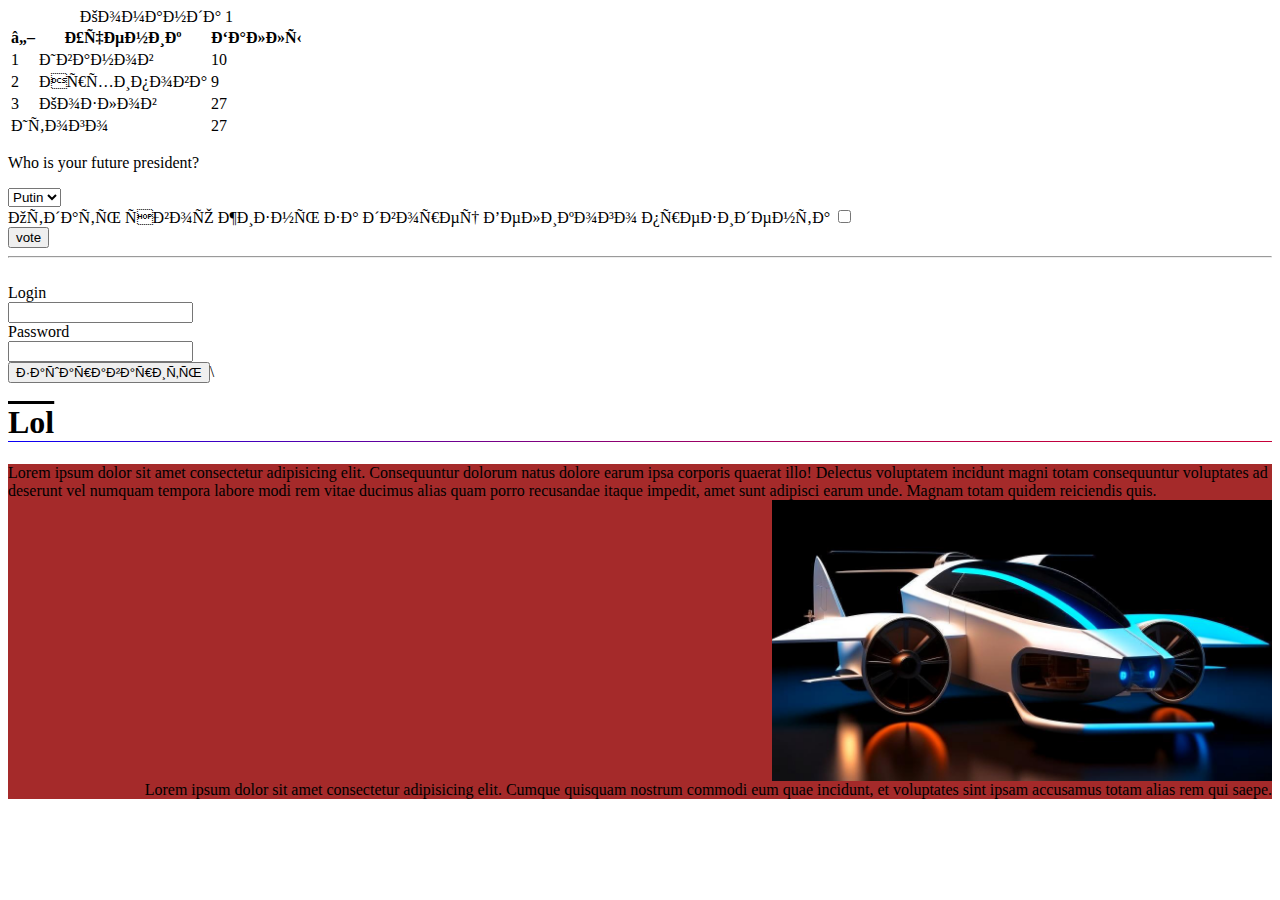
<file: Main_site/test.html>
<!-- <!DOCTYPE html>

<html lang="en">

<head>
    <meta charset="UTF-8">
    <meta name="viewport" content="width=device-width, initial-scale=1.0">
    <title>Document</title>
    <style>
        p {
            font-size: 3em;
        }
    </style>
</head>

<body>

    <a href="#tt">Тест</a>

    <ul>
        <li>Омлет
            <ol>
                <li>Молоко</li>
                <li>Яйца</li>
            </ol>
        </li>

        <li>Блинчики
            <ol>
                <li>Молоко</li>
                <li>Яйца</li>
                <li>Мука</li>
                <li>Сахар</li>
                <li>Соль</li>
                <li>Разрыхлитель</li>
            </ol>
        </li>

        <li>Торт</li>
        <li>Пирог</li>
    </ul>


    <p>Аркадий Натанович (28 августа 1925, Батуми — 12 октября 1991, Москва) и Борис Натанович (15 апреля 1933,
        Ленинград — 19 ноября 2012, Санкт-Петербург) Стругацкие — русские советские писатели, сценаристы, одни из
        немногих советских авторов научной и социальной фантастики, оказавшихся востребованными после распада СССР.

        Во второй половине 1950-х годов военный переводчик А. Н. Стругацкий при помощи журналиста Л. Петрова и писателя
        и разведчика Р. Кима опубликовал документальную повесть «Пепел Бикини» (журнальные варианты 1956 и 1957 годов,
        книжное издание 1958 года) и устроился на работу редактора в Гослитиздат. Б. Н. Стругацкий, работавший в
        Пулковской обсерватории, также обладал литературными амбициями; по преданию, братья решили работать в
        соавторстве на пари. В 1957—1959 годах Аркадий и Борис Стругацкие написали повесть «Страна багровых туч» и
        несколько рассказов, которые сразу обратили на себя внимание критиков. С 1964 года соавторы являлись членами
        Союза писателей СССР. После многих лет экспериментов был разработан метод работы, включавший не только
        совместное обсуждение идей, но и устное проговаривание каждой фразы. Работа над текстом шла по детальному плану,
        который разрабатывался заранее и многократно обсуждался.

        Начав с произведений в синтетическом жанре приключенческой и научно-технической фантастики, Стругацкие быстро
        перешли к социальной прогностике и моделированию, осуществлявшимся ими в форме «реалистической фантастики»,
        идейное содержание которой обёрнуто в острый сюжет. Большинство их книг посвящены установлению контакта с иным
        разумом, рассмотрению вопроса о допустимости и оправданности вмешательства либо невмешательства в естественную
        эволюцию цивилизаций любых типов, изучению разных форм утопии. Немало места в их творчестве уделялось проблеме
        идеологизации и деидеологизации общества и роли культуры в государстве. В первой половине 1960-х годов
        Стругацкие создали единый фантастический метамир, условно именуемый «Мир Полудня», в котором разворачивается
        действие почти десятка повестей. Выстроенный ими образ коммунизма эволюционировал в сторону перманентной
        геополитической и «геокосмической» экспансии и сопряжённых механизмов социального контроля. Рассмотрение
        различных форм утопии привело Стругацких (начиная с «Далёкой Радуги») к убеждению в неизбежности раскола
        человечества на неравные по численности страты, не все представители которых достойны и годны для вступления в
        светлое будущее. Беспокоила соавторов и перспектива создания биологической цивилизации, кардинально
        реконструирующей природу человека и противостоящей технической культуре. Начиная с 1980-х годов Б. Н. Стругацкий
        приступил к переосмыслению их с братом-соавтором творческого пути в русле либерализма и диссидентства.

        Достигнув большой известности в 1960-е годы, Стругацкие попали в полосу гонений против философской фантастики в
        СССР, осуществляемых на уровне Отдела агитации и пропаганды ЦК КПСС и руководства комсомола. В 1970-х — первой
        половине 1980-х годов сократилось число изданий и переизданий, ряд объёмных текстов приобрёл полузапретный
        статус, ходил в самиздате («Гадкие лебеди»). На основе неопубликованной тогда повести «Пикник на обочине»
        Стругацкие создали сценарий для фильма А. Тарковского «Сталкер» (1979). В 1980-е годы Стругацкие стали одними из
        наиболее издаваемых советских писателей, символом независимости мысли, были награждены Государственной премией
        РСФСР имени М. Горького (1986). В 1991—1994 годах вышло первое собрание сочинений Стругацких издательства
        «Текст». В 1990-е годы вышло множество изданий, в том числе серия «Миры братьев Стругацких». Коллектив
        исследователей Стругацких (так называемая «Группа „Людены“») в 2001—2003 годах выпустил 11-томное собрание
        сочинений на основе архивных текстов, и в 2015—2022 годах — полное собрание сочинений Стругацких в 33 томах.

        <span id="tt">Творчество Стругацких</span> оказало заметное влияние на распространение инакомыслия в среде
        советской интеллигенции в
        1970—1980-е годы. Произведения Стругацких активно изучались литературоведами (А. Ф. Бритиков (1970), А. А. Урбан
        (1972), Дарко Сувин (1974), М. Ф. Амусин (1988, 1996), С. Поттс (1991), И. Хауэлл (1994), И. Кукулин, И. Каспэ и
        др.), социальными философами (В. Сербиненко, Б. Межуев), политологами (Ю. Черняховская), которые предлагали
        подчас полярно противоположные интерпретации текстов и идейных конструктов, созданных писателями. Сводные
        литературные биографии Стругацких, основанные на архивных материалах, интерпретированных, исходя из разных
        идейно-политических предпосылок, представлены писателем-фантастом Антом Скаландисом (2008) и в соавторстве
        историком Д. Володихиным и писателем Г. Прашкевичем (2012).
    </p>

    <div>
        <img src="source/images/Sirius.png" alt="">
        <p>Lorem ipsum dolor sit amet consectetur adipisicing elit. Voluptates ducimus deserunt adipisci? Nesciunt
            expedita similique soluta alias eligendi sequi exercitationem nostrum explicabo reprehenderit fugit omnis
            dolor excepturi minus cum ab officiis quae accusantium laborum nihil tenetur, eaque blanditiis quis. Fuga,
            ipsam illo fugit obcaecati aliquid harum mollitia quo assumenda possimus amet tempore odit fugiat
            voluptatum!</p>
    </div>

</body>

</html> -->



<!DOCTYPE html>
<html>

<head>
    <title>Учащиеся школы №1</title>
    <link rel="stylesheet" href="source/styles/test.css">
</head>

<body>
    <table>
        <caption>Команда 1</caption>
        <th>№</th>
        <th>Ученик</th>
        <th>Баллы</th>
        <tr>
            <td>1</td>
            <td>Иванов</td>
            <td>10</td>
        </tr>
        <tr>
            <td>2</td>
            <td>Архипова</td>
            <td>9</td>
        </tr>
        <tr>
            <td>3</td>
            <td>Козлов</td>
            <td>27</td>
        </tr>
        <tr>
            <td colspan="2">Итого</td>
            <td>27</td>
        </tr>
    </table>

    <p>Who is your future president?</p>
    <select name="Candidats">
        <option value="1">Putin</option>
        <option value="2">Putin</option>
        <option value="3">Putin</option>
        <option value="4">Putin</option>
        <option value="5">Putin</option>
        <option value="6">Putin</option>
    </select><br>
    <span>Отдать свою жизнь за дворец Великого президента</span>
    <input type="checkbox"><br>
    <input type="submit" value="vote">
    <hr>
    <br> Login<br>
    <input type="text">
    <br>Password <br>
    <input type="password"><br>
    <a href="index.html"><input type="submit" value="зашараварить"></a>\

    <h1>Lol</h1>


    <!-- <div class="tit">
        <p>Lorem ipsum dolor sit amet consectetur adipisicing elit. Suscipit autem animi saepe nulla odit, quam numquam
            porro quisquam ex eum consectetur obcaecati ducimus sequi laboriosam reiciendis exercitationem rem illo
            aspernatur dolorum voluptates minima unde nobis nisi ratione! Provident numquam repellat dignissimos in
            deleniti
            delectus officia doloremque sequi temporibus veniam et esse atque aliquid, consequuntur placeat corrupti
            eaque
            veritatis. Repudiandae quam perspiciatis harum aperiam voluptatum porro alias excepturi suscipit iure.
            Repellat
            qui, ratione obcaecati alias temporibus blanditiis itaque rerum voluptatem illo, minima quo. Atque
            aspernatur,
            inventore reprehenderit reiciendis, eos, officia illo doloribus nostrum vero in vel quidem maxime laboriosam
            doloremque accusamus.</p>
        <div><img src="source/images/dev.png" alt=""></div>
    </div> -->


    <div class="flexing">
        Lorem ipsum dolor sit amet consectetur adipisicing elit. Consequuntur dolorum natus dolore earum ipsa corporis
        quaerat illo! Delectus voluptatem incidunt magni totam consequuntur voluptates ad deserunt vel numquam tempora
        labore modi rem vitae ducimus alias quam porro recusandae itaque impedit, amet sunt adipisci earum unde. Magnam
        totam quidem reiciendis quis.
        <img src="source/images/Speed.png" alt="">
        Lorem ipsum dolor sit amet consectetur adipisicing elit. Cumque quisquam nostrum commodi eum quae incidunt, et
        voluptates sint ipsam accusamus totam alias rem qui saepe.
    </div>


</body>

</html>
</file>
<file: Main_site/source/styles/navbar.css>
@import url('https://fonts.googleapis.com/css?family=Roboto&display=swap');

body {
    font-family: Poppins, Roboto, serif, Arial;
    background: rgb(10, 10, 10);
    color: white;
}

.navbar-brand img {
    width: 70px;
}

.navbar{
    border-bottom: solid;
    border-width: 0.5px;
    border-image: radial-gradient(at center, white 60%, black) 1;
    position: fixed;
    top: 0;
    left: 0;
    z-index: 999;
    width: 100%;
    height: 90px;
}


.navbar-nav a {
    transition: 0.5s;
}





.navbar-nav a:hover {
    color: rgb(179, 179, 179);
    transform: color;
}


.navbar-toggler #navbarNav {
    background-color: black;
}
</file>
<file: Main_site/source/styles/cards.css>
.main-title {
    text-align: center;
    margin-top: 0.7em;
    font-weight: 800;
    font-size: 8em;
    color: rgb(255, 255, 255);
}

.card {
    margin-bottom: 3em;
    background-color: black;
    border-style: solid;
    border-color: white;
    border-image: radial-gradient(at center, white 25%, black)1;
    border-radius: 1em;
    color: white;
    text-align: center;
    transition: 0.5s;
    text-align: center;
    
}


.card:hover {
   transform: scale(1.05);
}


.btn {
    background-color: rgb(31, 31, 31);
    border-color: rgb(182, 182, 182);
    border-radius: 0.5em;
    padding-inline: 5em;
    transition: 0.1s ease-in;
    margin-top: 2em;
}

.btn:hover {
    background-color: rgb(31, 31, 31);
    border: none;
    padding-inline: 4.7em;
    
}

.btn.btn-primary:active {
    background-color: rgb(117, 117, 117);
}

.card a {
    text-decoration: none;
    color: white;
}

.category {
    text-align: center;
}

.category h1 {
    display: inline-block;
    margin-inline: 0.2em;
}

.category a {
    text-decoration: none;
    color: rgb(238, 15, 15);
    border-bottom: solid;
    border-width: 1px;
    border-image: radial-gradient(at center, white 80%, black)1;
    font-weight: 500;
    user-select: none;

}



.category h1 {
    transition: 0.7s;
}

.category h1:hover {
    color: rgb(255, 255, 255);
    /* transform: scale(1.15); */
}


.category a {
    color: rgb(185, 185, 185);
    transition: 0.7s;
}

.category a:hover {
    color: rgb(255, 255, 255);
    transform: color;
}

.comfort a {
    color: white;
}
</file>
<file: Main_site/source/styles/footer.css>
.footer-text {
    margin: auto auto;
    margin-top: 1em;


}

footer {
    background-color: rgb(15, 15, 15);
    align-items: center;

}

footer img {
    width: 40px;
    display: inline;
    align-items: center;
}


footer a {
    text-decoration: none;
    color: white;
}

.footer-img {
    margin-top: 0.35em;
}
</file>
<file: Main_site/source/styles/Info.css>
.main-title-info {
    text-align: center;
    margin-top: 6em;
}

.main-title-info h1 {
    font-size: 5em;
}
</file>
<file: Main_site/source/styles/sport-cards.css>
.main-title {
    text-align: center;
    margin-top: 0.7em;
    font-weight: 800;
    font-size: 8em;
    color: rgb(255, 255, 255);
}

.card {
    margin-bottom: 3em;
    background-color: black;
    border-style: solid;
    border-color: white;
    border-image: radial-gradient(at center, white 25%, black)1;
    border-radius: 1em;
    color: white;
    text-align: center;
    transition: 0.5s;
    text-align: center;
    
}


.card:hover {
   transform: scale(1.05);
}


.btn {
    background-color: rgb(31, 31, 31);
    border-color: rgb(182, 182, 182);
    border-radius: 0.5em;
    padding-inline: 5em;
    transition: 0.1s ease-in;
    margin-top: 2em;
}

.btn:hover {
    background-color: rgb(31, 31, 31);
    border: none;
    padding-inline: 4.7em;
    
}

.btn.btn-primary:active {
    background-color: rgb(117, 117, 117);
}

.card a {
    text-decoration: none;
    color: white;
}

.category {
    text-align: center;
}

.category h1 {
    display: inline-block;
    margin-inline: 0.2em;
}

.category a {
    text-decoration: none;
    color: rgb(238, 15, 15);
    border-bottom: solid;
    border-width: 1px;
    border-image: radial-gradient(at center, white 80%, black)1;
    font-weight: 500;
    user-select: none;

}



.category h1 {
    transition: 0.7s;
}

.category h1:hover {
    color: rgb(255, 255, 255);
    /* transform: scale(1.15); */
}


.category a {
    color: rgb(185, 185, 185);
    transition: 0.7s;
}

.category a:hover {
    color: rgb(255, 255, 255);
    transform: color;
}


.sport a {
    color: white;
}
</file>
<file: Main_site/source/styles/test.css>
h1 {
    border-bottom: solid;
    border-width: 0.5px;
    text-decoration: overline;
    border-image: radial-gradient(at right, red 60%, blue) 1;
}

.tit img {
    width: 500px;
    background-color: aqua;
    float: right;
}

.tit p{ 
    width: 30%;
    background-color: aqua;
}
.tit {

    background-color: brown;

    
}

.flexing img {
    width: 500px;
}

.flexing {
    display: flex;
    flex-direction: column;
    align-items: flex-end;
    background-color: brown;
}
</file>
